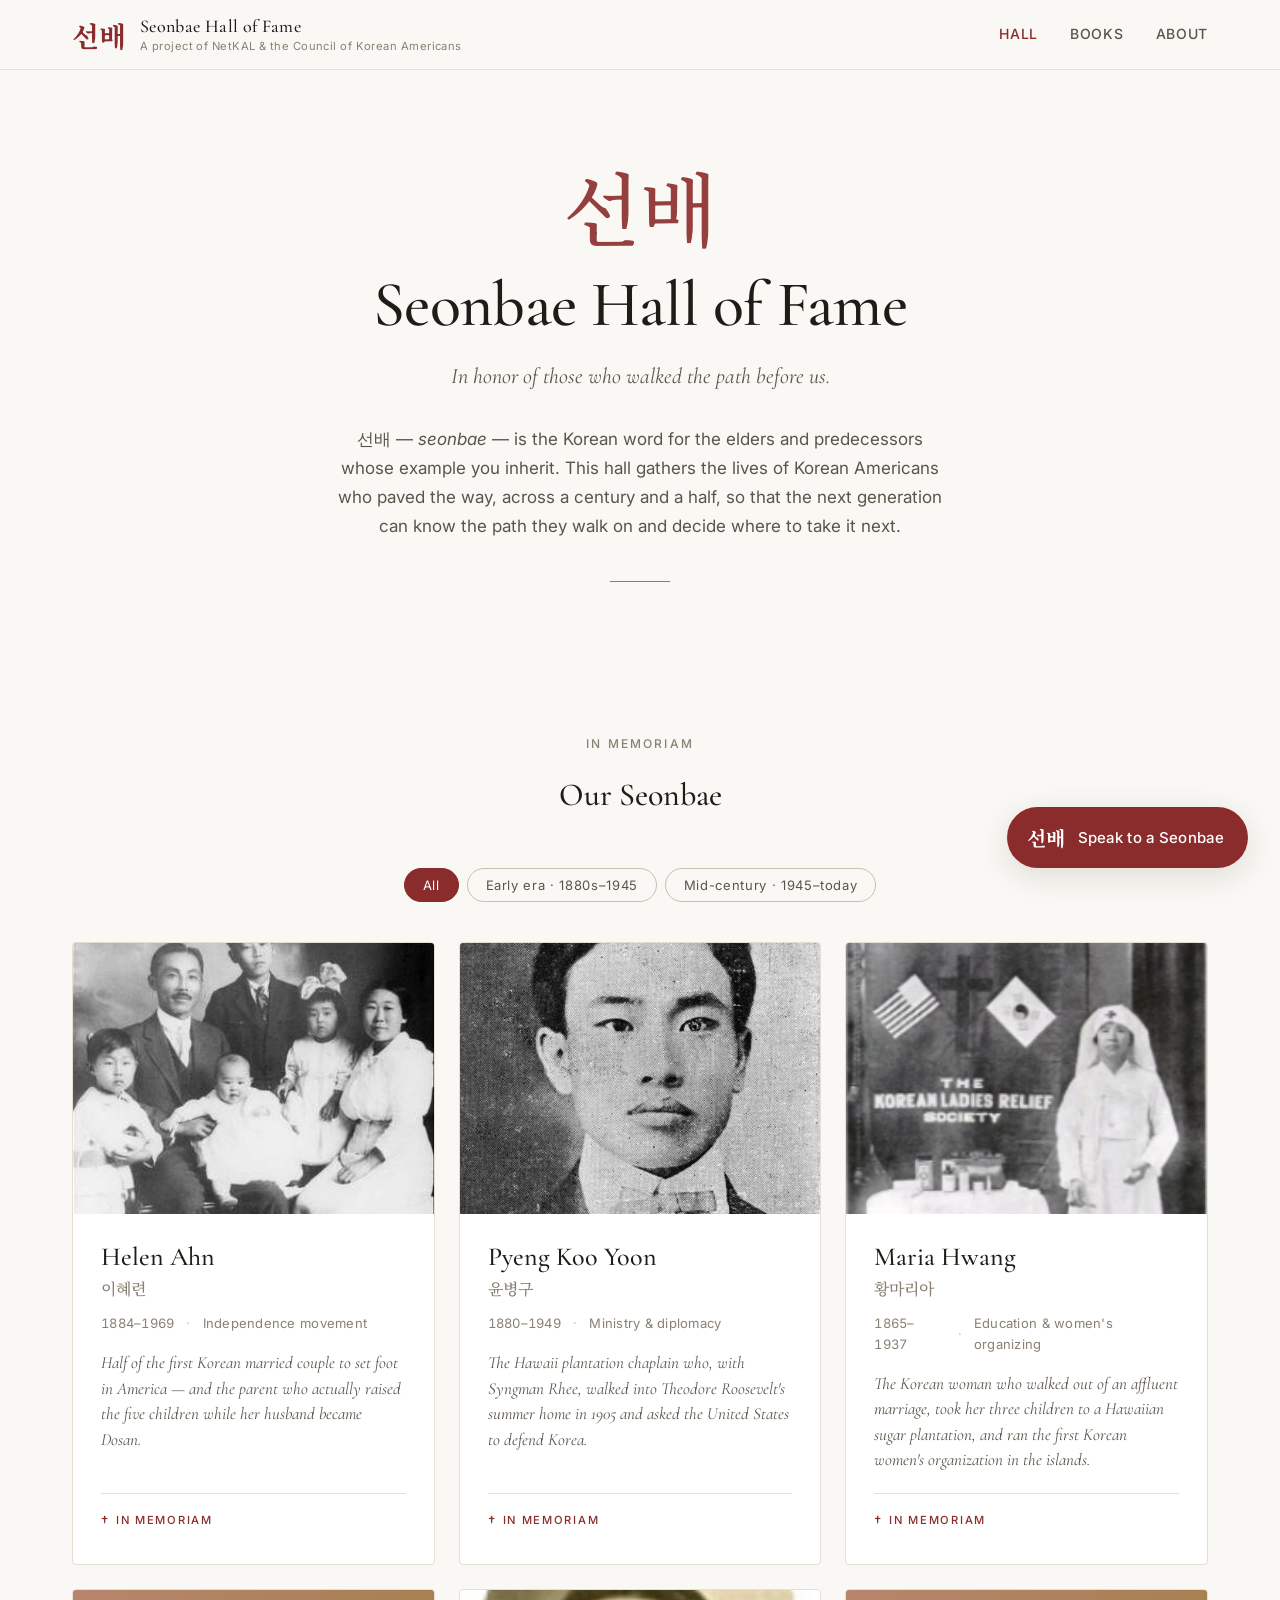
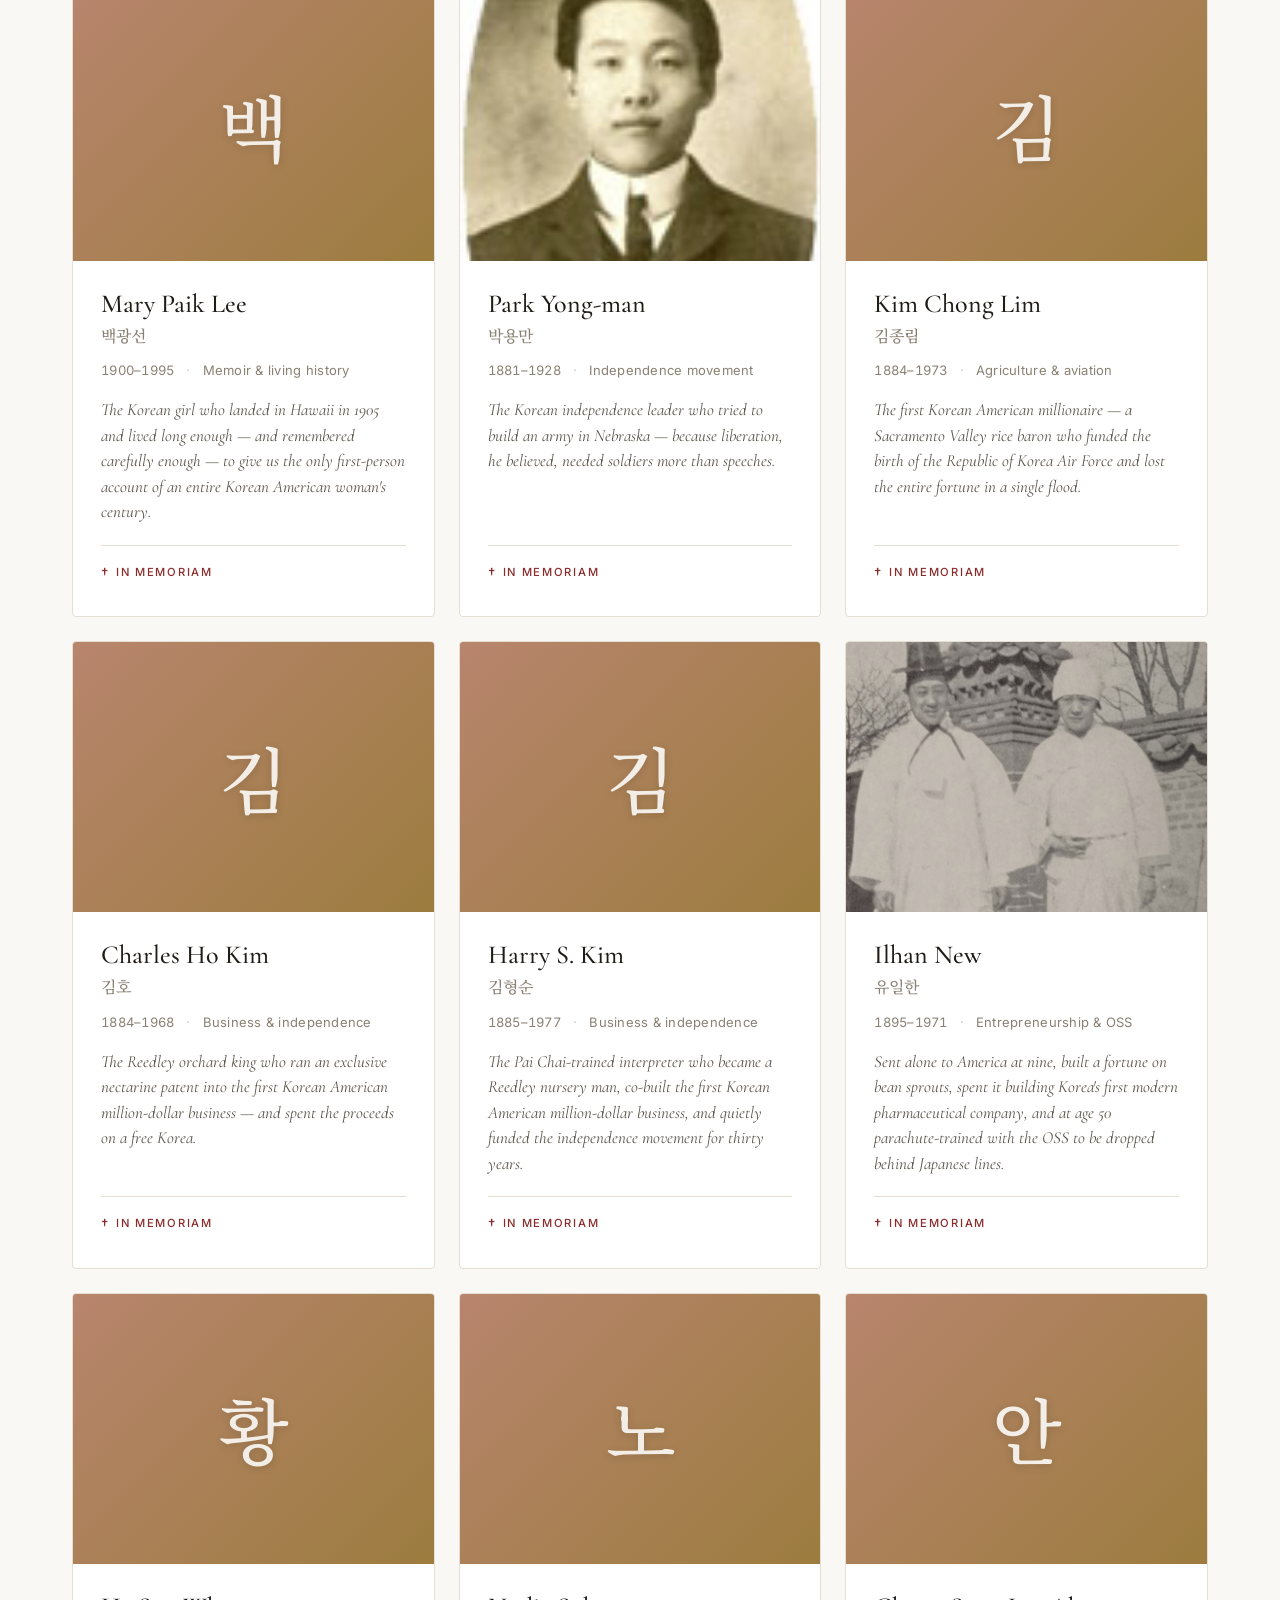
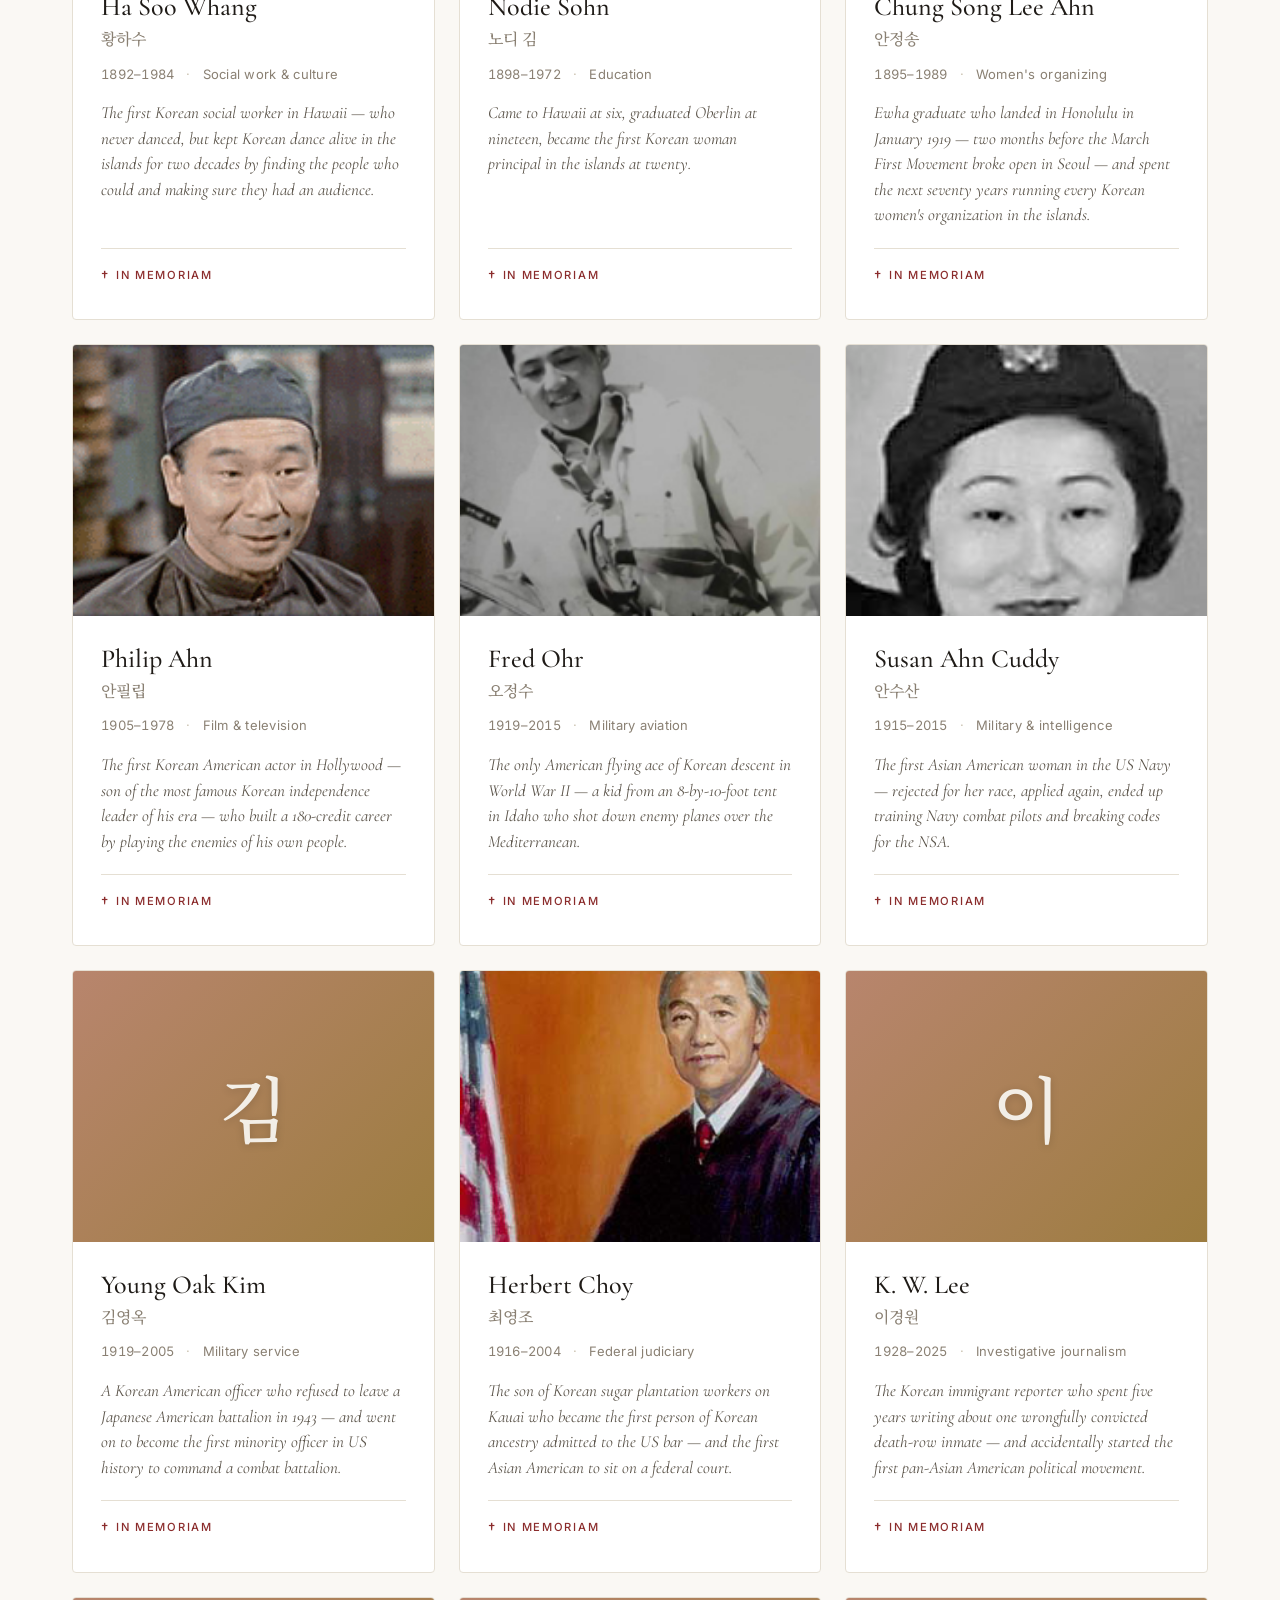
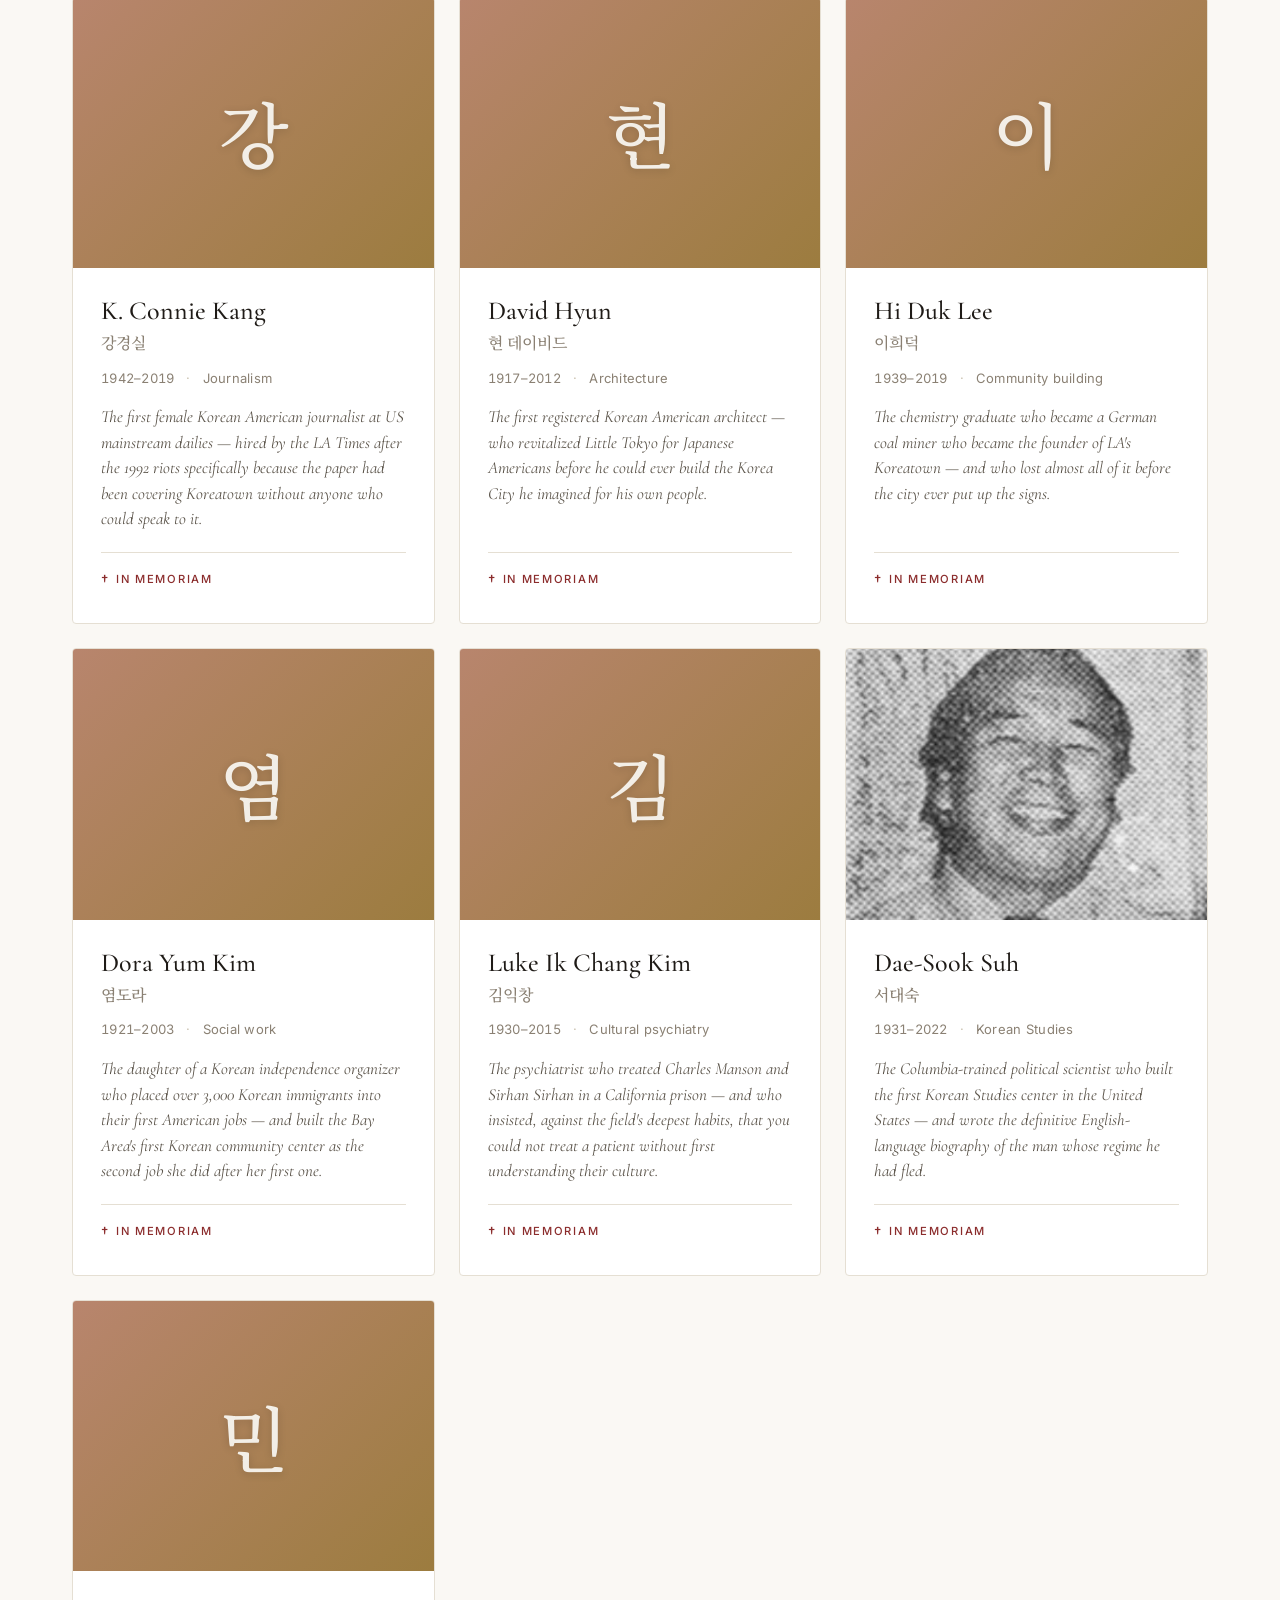
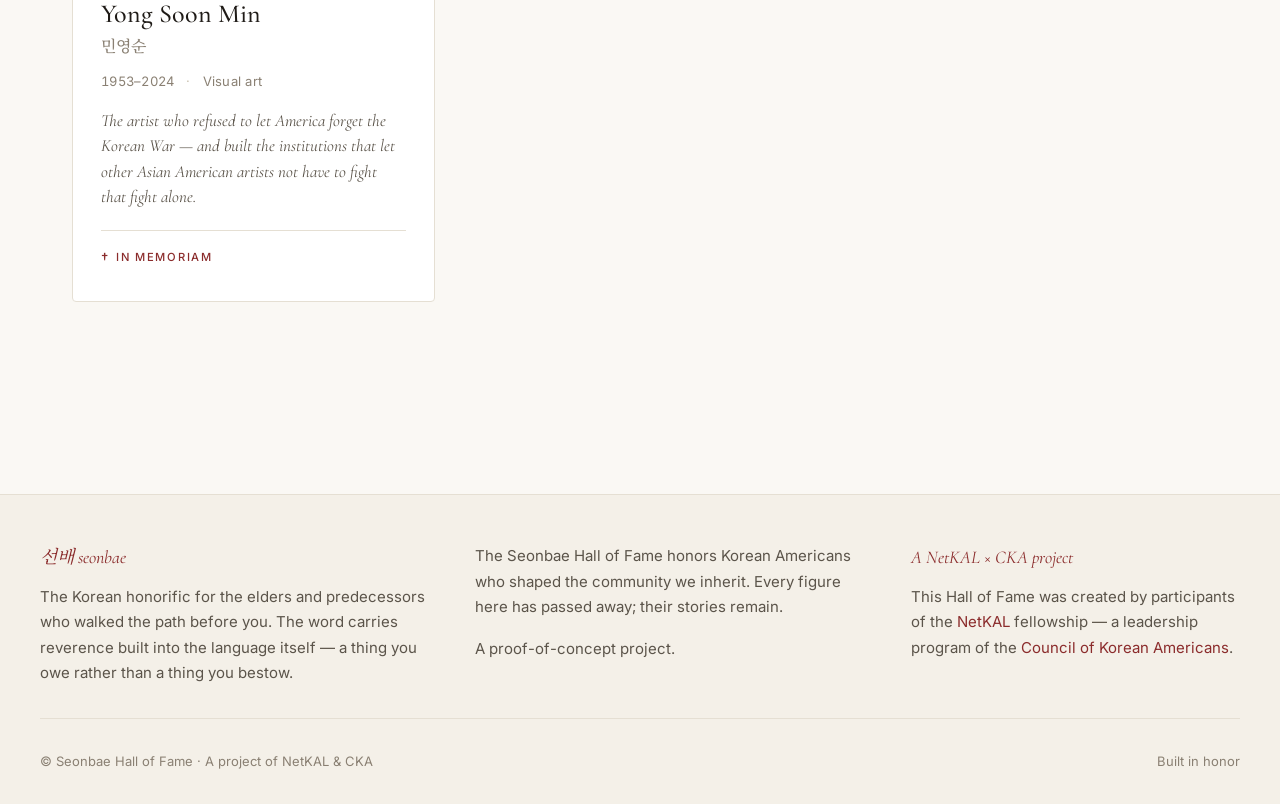
<file: index.html>
<!DOCTYPE html>
<html lang="en">
<head>
  <meta charset="UTF-8" />
  <meta name="viewport" content="width=device-width, initial-scale=1.0" />
  <meta name="description" content="Seonbae Hall of Fame — honoring the Korean Americans who paved the way." />
  <title>Seonbae Hall of Fame</title>
  <link rel="preconnect" href="https://fonts.googleapis.com">
  <link rel="preconnect" href="https://fonts.gstatic.com" crossorigin>
  <link href="https://fonts.googleapis.com/css2?family=Cormorant+Garamond:wght@400;500;600;700&family=Inter:wght@400;500;600&family=Noto+Serif+KR:wght@500;700&display=swap" rel="stylesheet">
  <link rel="stylesheet" href="css/styles.css" />
</head>
<body>
  <header class="site-header">
    <div class="header-inner">
      <div class="brand">
        <span class="brand-mark">선배</span>
        <div class="brand-text">
          <div class="brand-name"><a href="index.html">Seonbae Hall of Fame</a></div>
          <div class="brand-attribution">A project of <a href="https://councilka.org" target="_blank" rel="noopener">NetKAL</a> &amp; the <a href="https://councilka.org" target="_blank" rel="noopener">Council of Korean Americans</a></div>
        </div>
      </div>
      <nav class="nav">
        <a href="index.html" class="active">Hall</a>
        <a href="books.html">Books</a>
        <a href="#about">About</a>
      </nav>
    </div>
  </header>

  <main>
    <section class="hero">
      <div class="hero-mark">선배</div>
      <h1 class="hero-title">Seonbae Hall of Fame</h1>
      <p class="hero-subtitle">In honor of those who walked the path before us.</p>
      <p class="hero-intro">
        선배 — <em>seonbae</em> — is the Korean word for the elders and predecessors whose example you inherit. This hall gathers the lives of Korean Americans who paved the way, across a century and a half, so that the next generation can know the path they walk on and decide where to take it next.
      </p>
      <hr class="hero-divider" />
    </section>

    <section class="section" id="hall">
      <div class="section-label">In memoriam</div>
      <h2 class="section-title">Our Seonbae</h2>

      <div class="filters">
        <button class="filter-btn active" data-filter="all">All</button>
        <button class="filter-btn" data-filter="early">Early era · 1880s–1945</button>
        <button class="filter-btn" data-filter="mid">Mid-century · 1945–today</button>
      </div>

      <div class="profile-grid" id="profile-grid"></div>
    </section>
  </main>

  <footer class="site-footer" id="about">
    <div class="footer-inner">
      <div>
        <div class="footer-meaning">선배 <em>seonbae</em></div>
        <p class="footer-about">
          The Korean honorific for the elders and predecessors who walked the path before you. The word carries reverence built into the language itself — a thing you owe rather than a thing you bestow.
        </p>
      </div>
      <div>
        <p class="footer-about">
          The Seonbae Hall of Fame honors Korean Americans who shaped the community we inherit. Every figure here has passed away; their stories remain.
        </p>
        <p class="footer-about" style="margin-top: 1rem;">
          A proof-of-concept project.
        </p>
      </div>
      <div>
        <div class="footer-meaning">A NetKAL × CKA project</div>
        <p class="footer-about">
          This Hall of Fame was created by participants of the <a href="https://councilka.org" target="_blank" rel="noopener">NetKAL</a> fellowship — a leadership program of the <a href="https://councilka.org" target="_blank" rel="noopener">Council of Korean Americans</a>.
        </p>
      </div>
    </div>
    <div class="footer-bottom">
      <span>© Seonbae Hall of Fame · A project of NetKAL &amp; CKA</span>
      <span>Built in honor</span>
    </div>
  </footer>

  <script src="js/dom.js"></script>
  <script src="js/profiles-data.js"></script>
  <script src="js/chat-data.js"></script>
  <script src="js/main.js"></script>
  <script src="js/chat.js"></script>
</body>
</html>
</file>
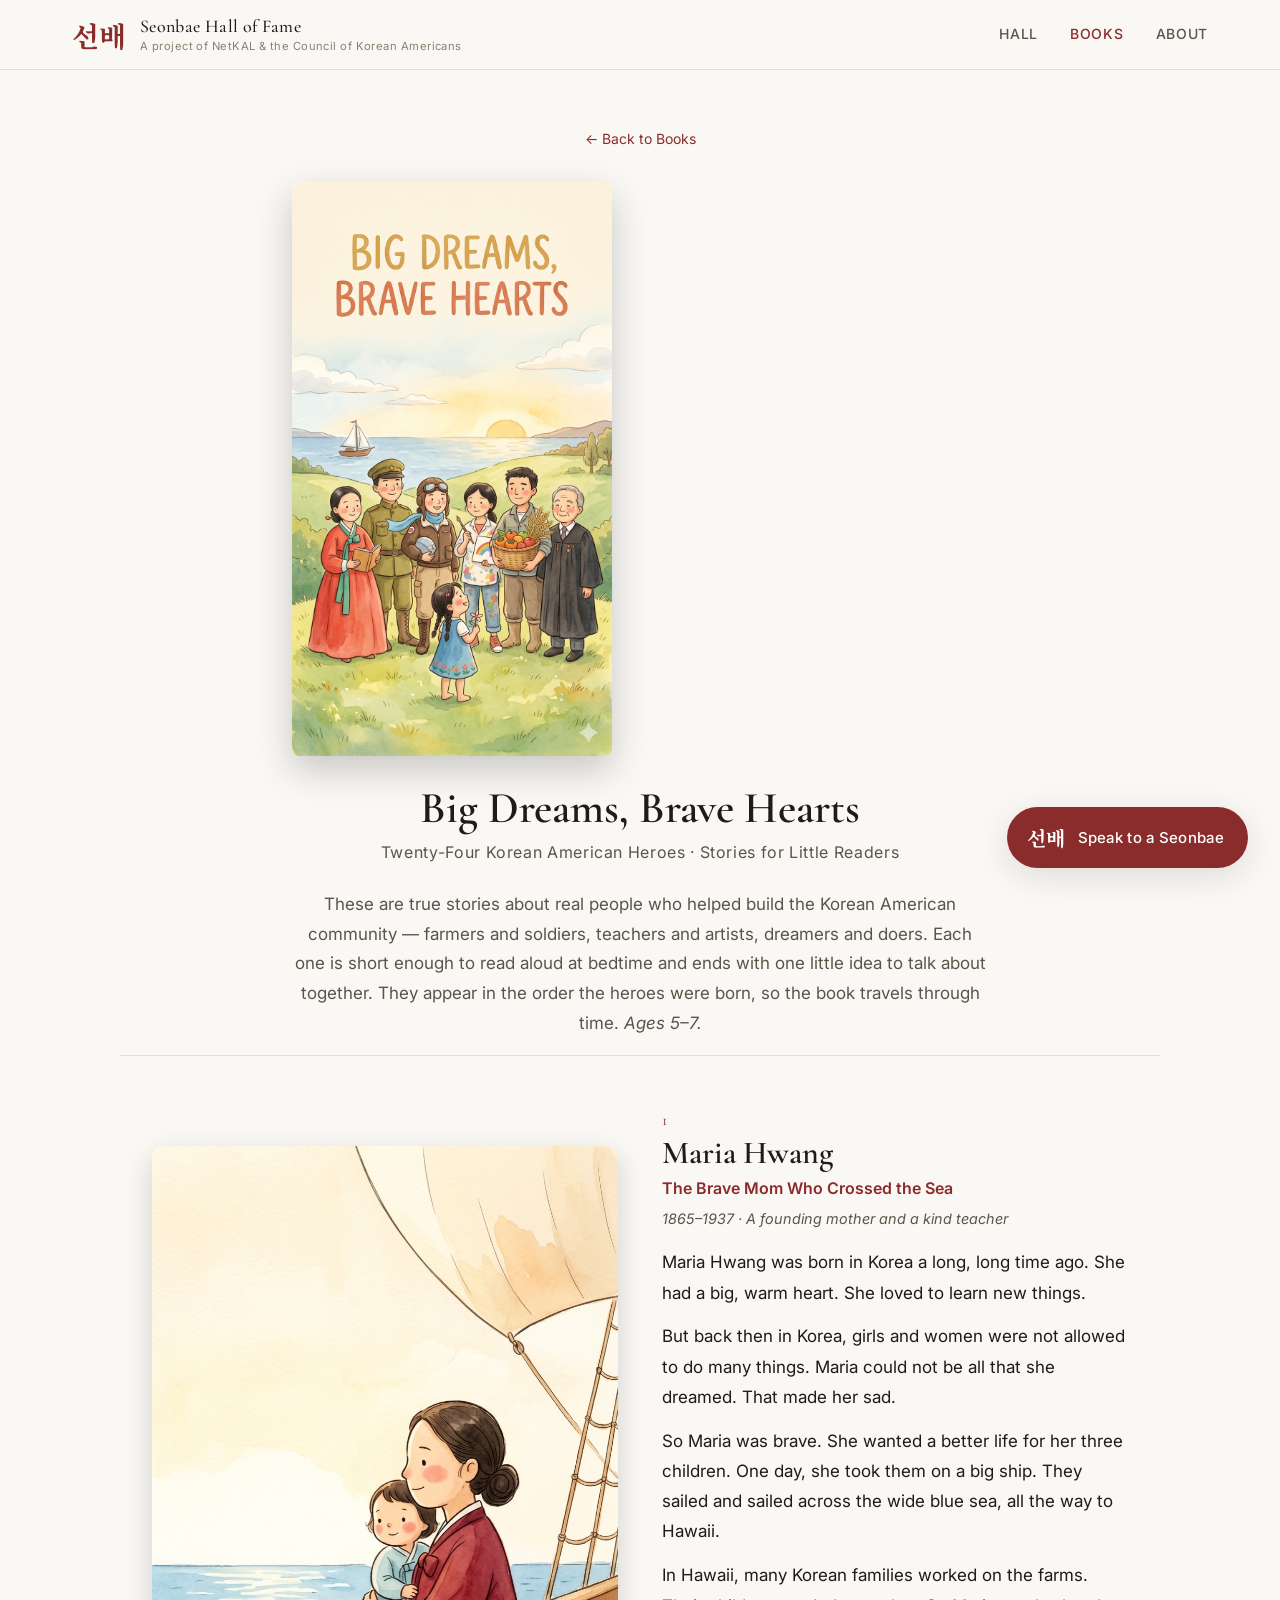
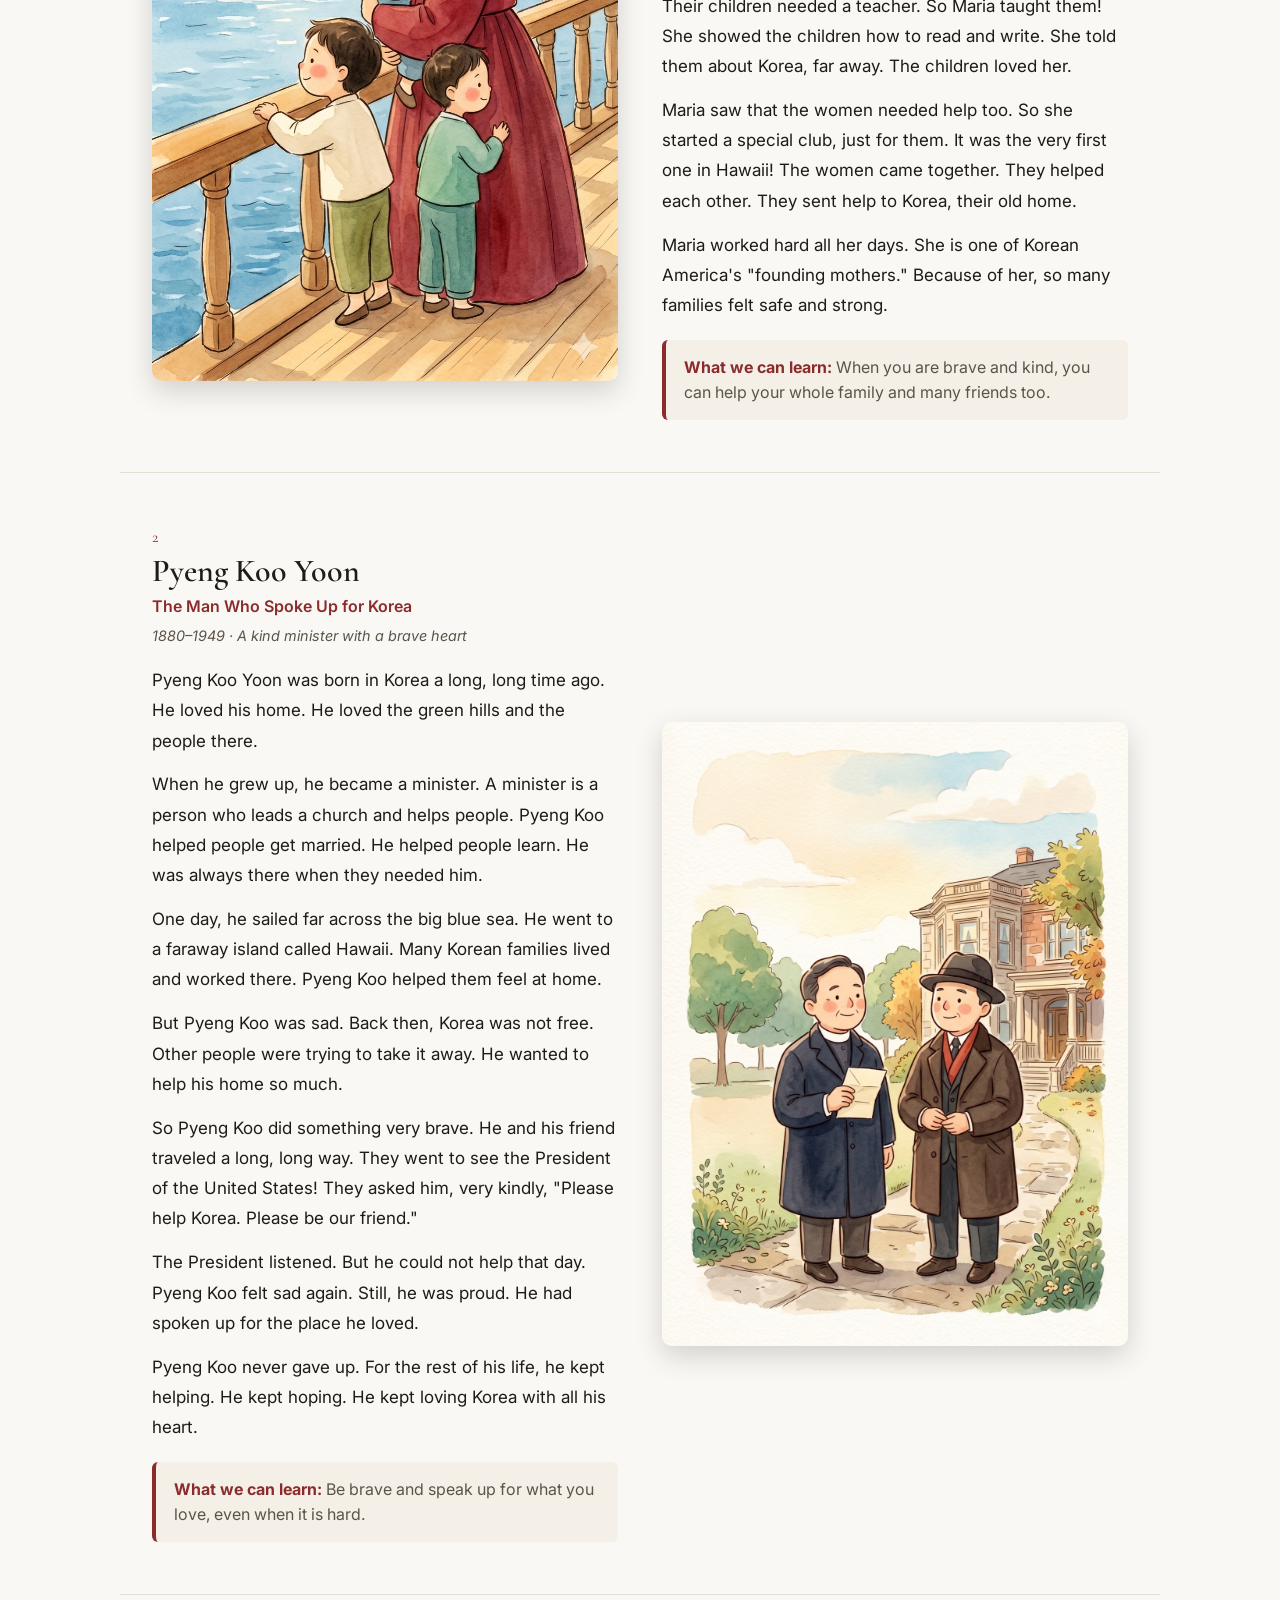
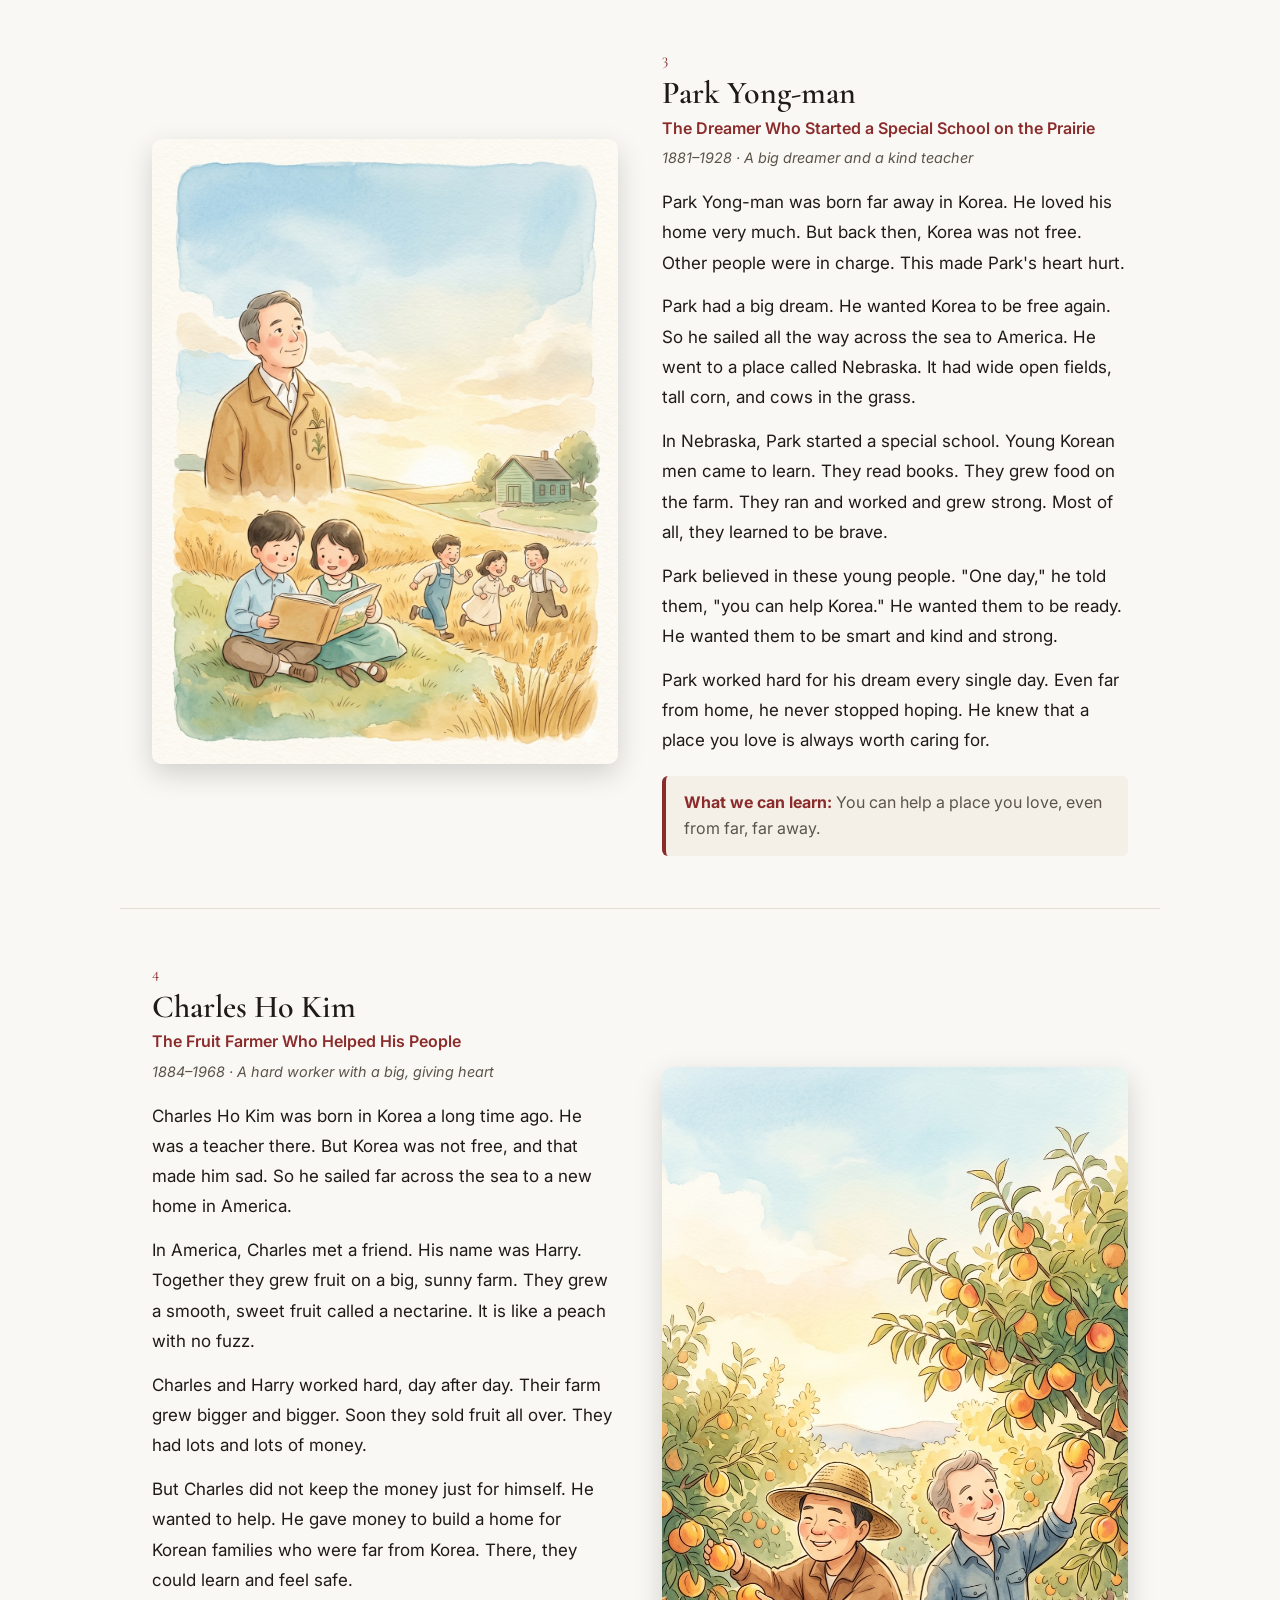
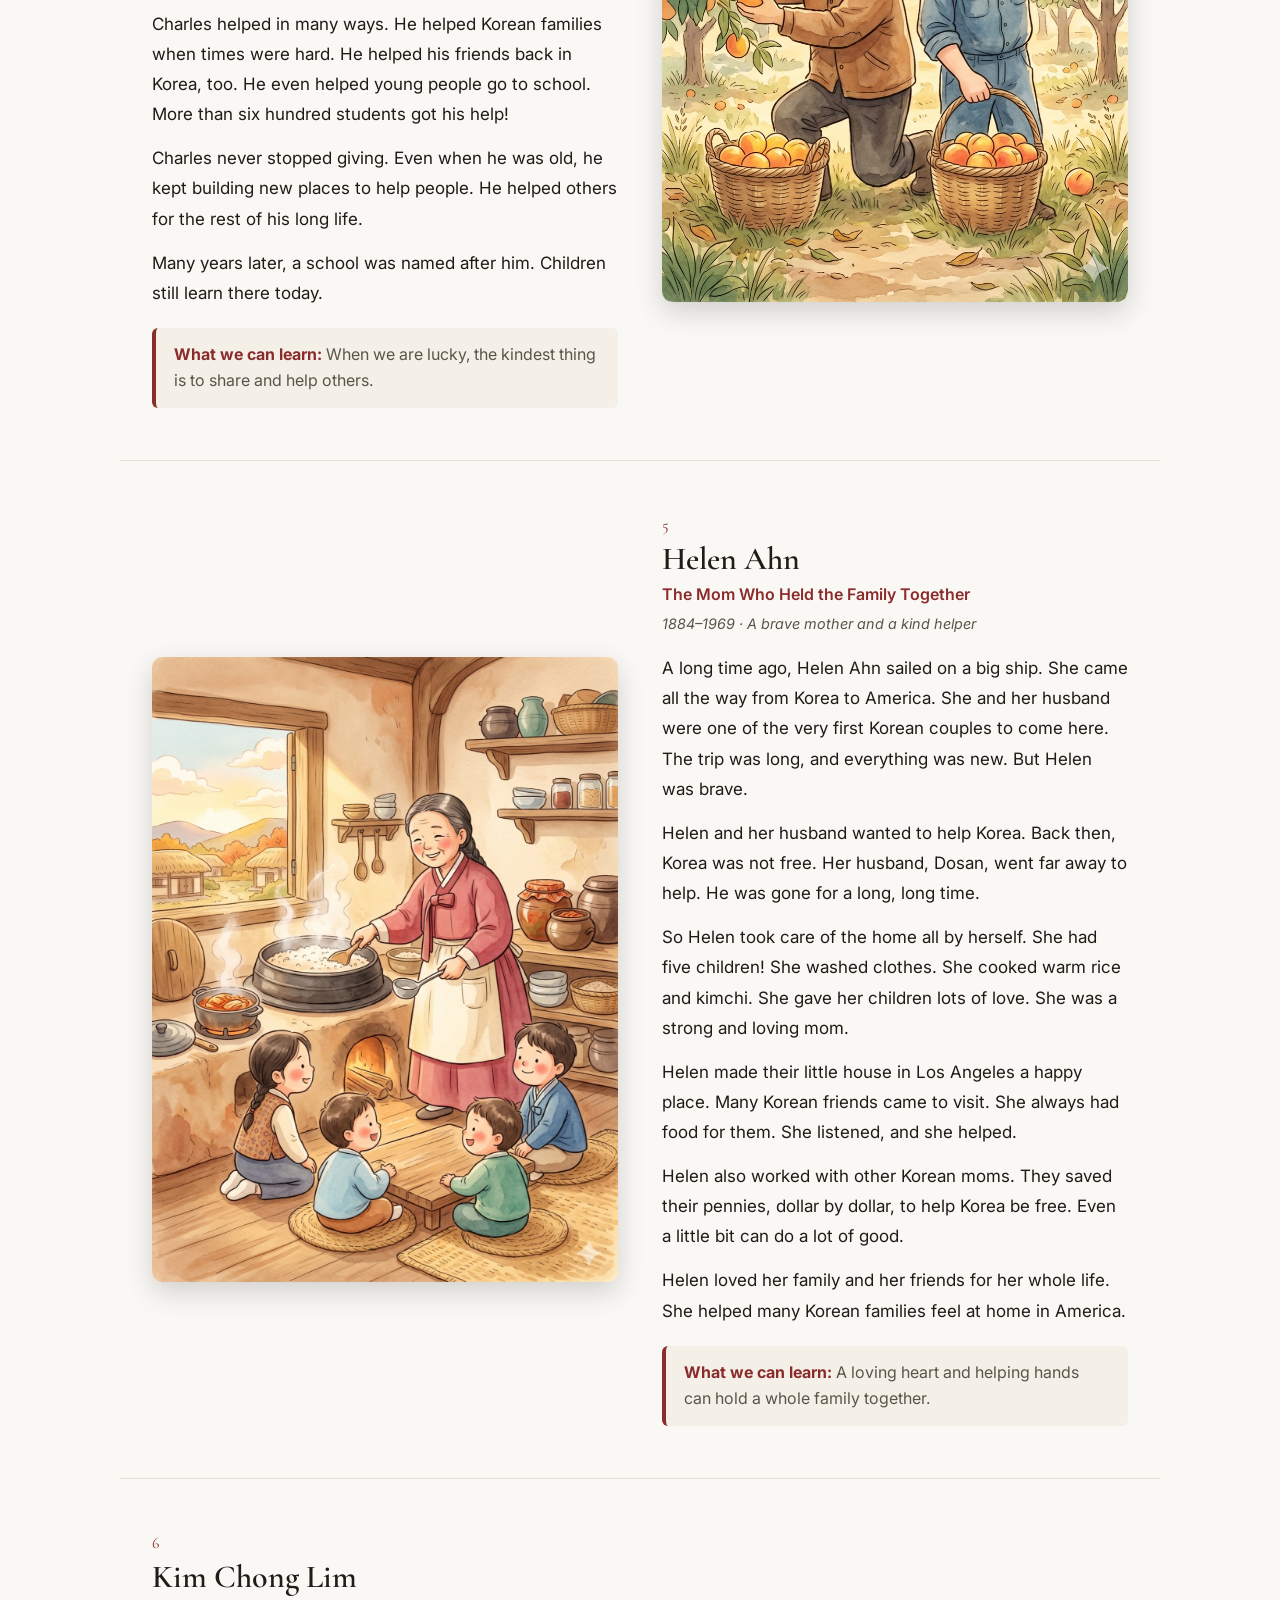
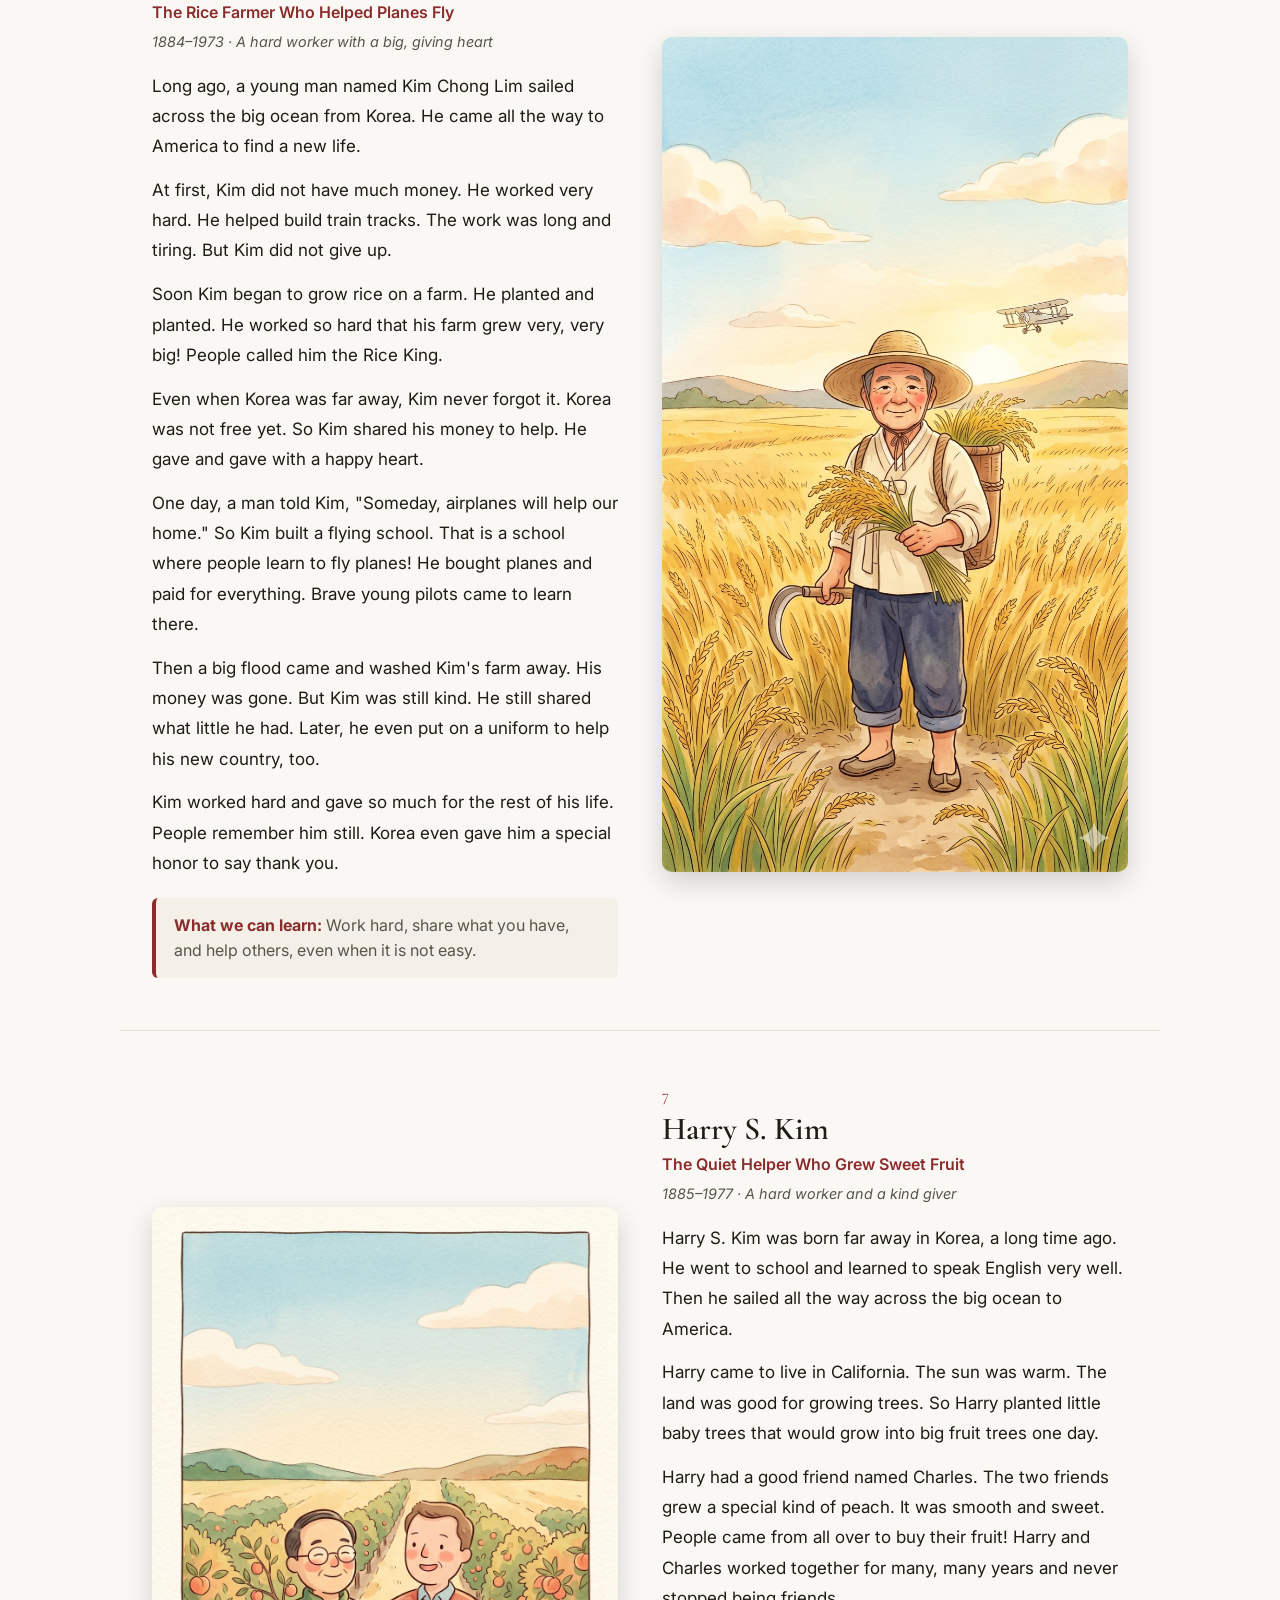
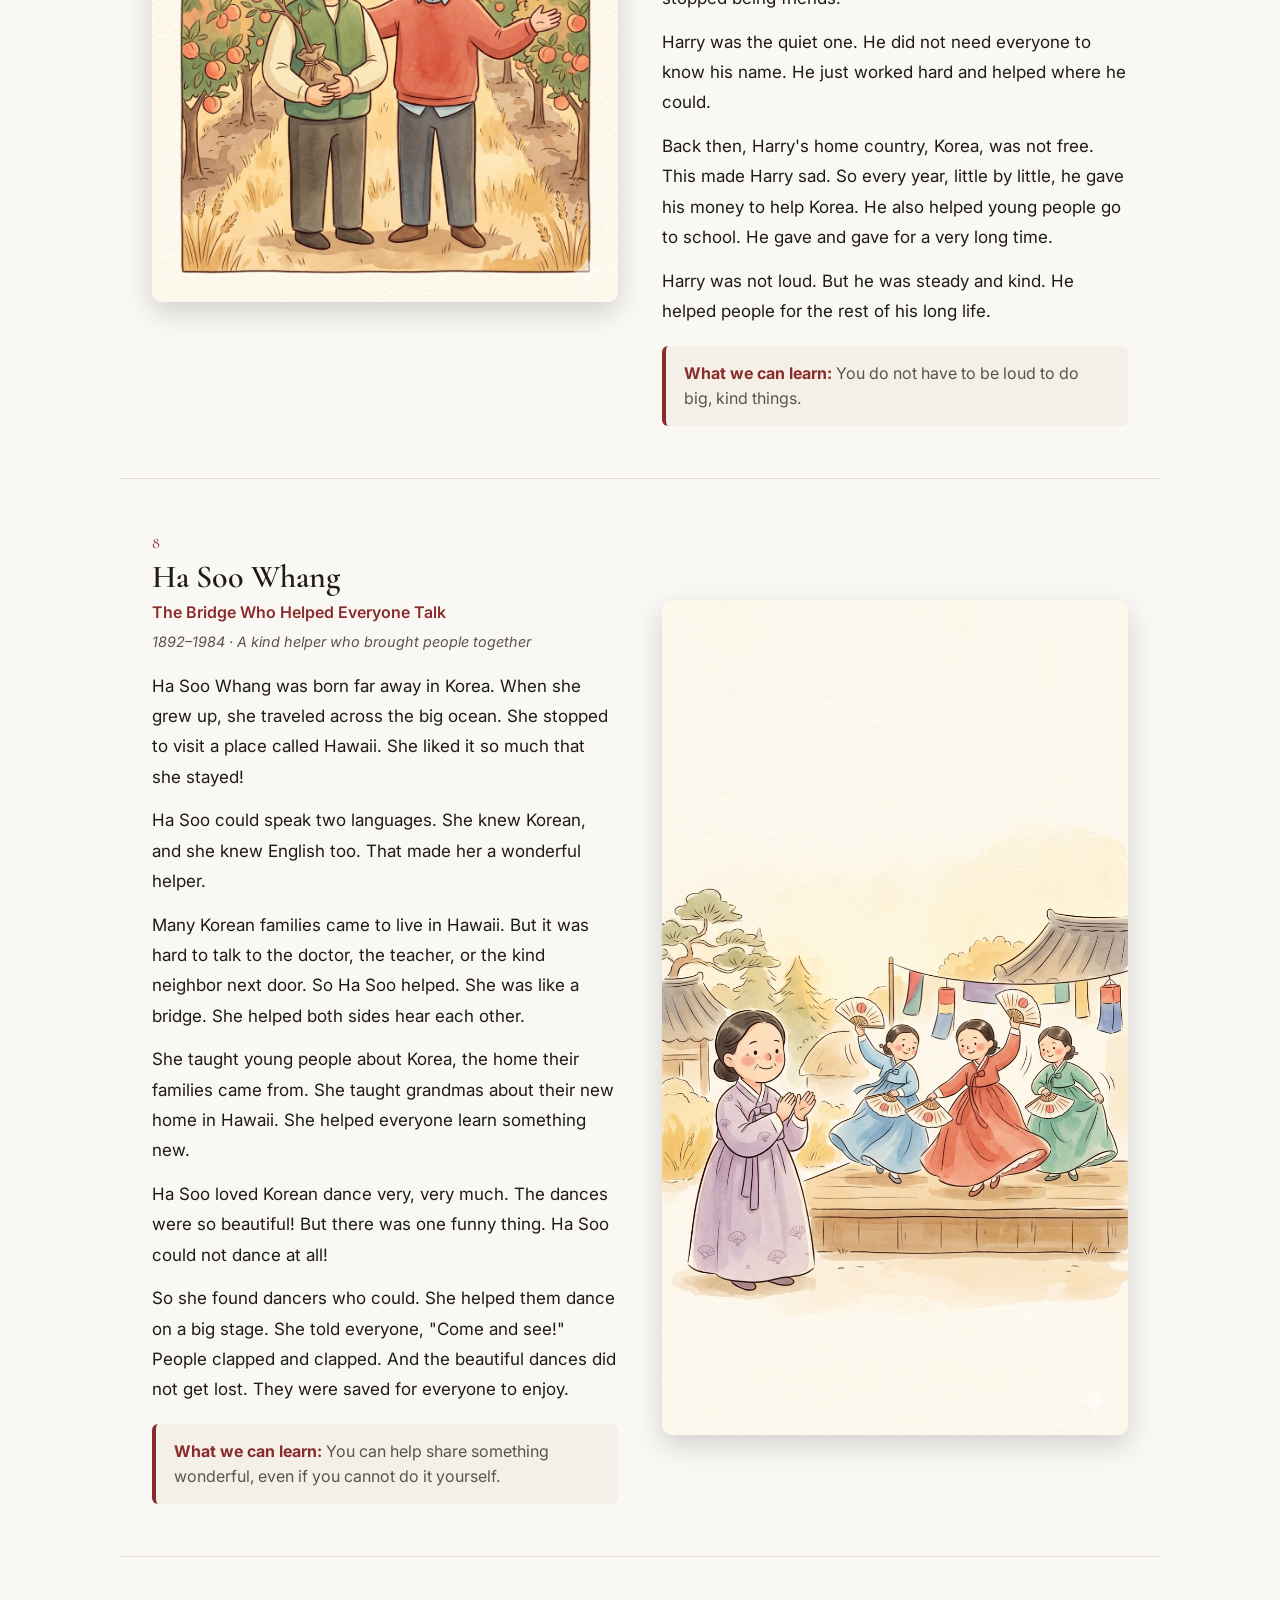
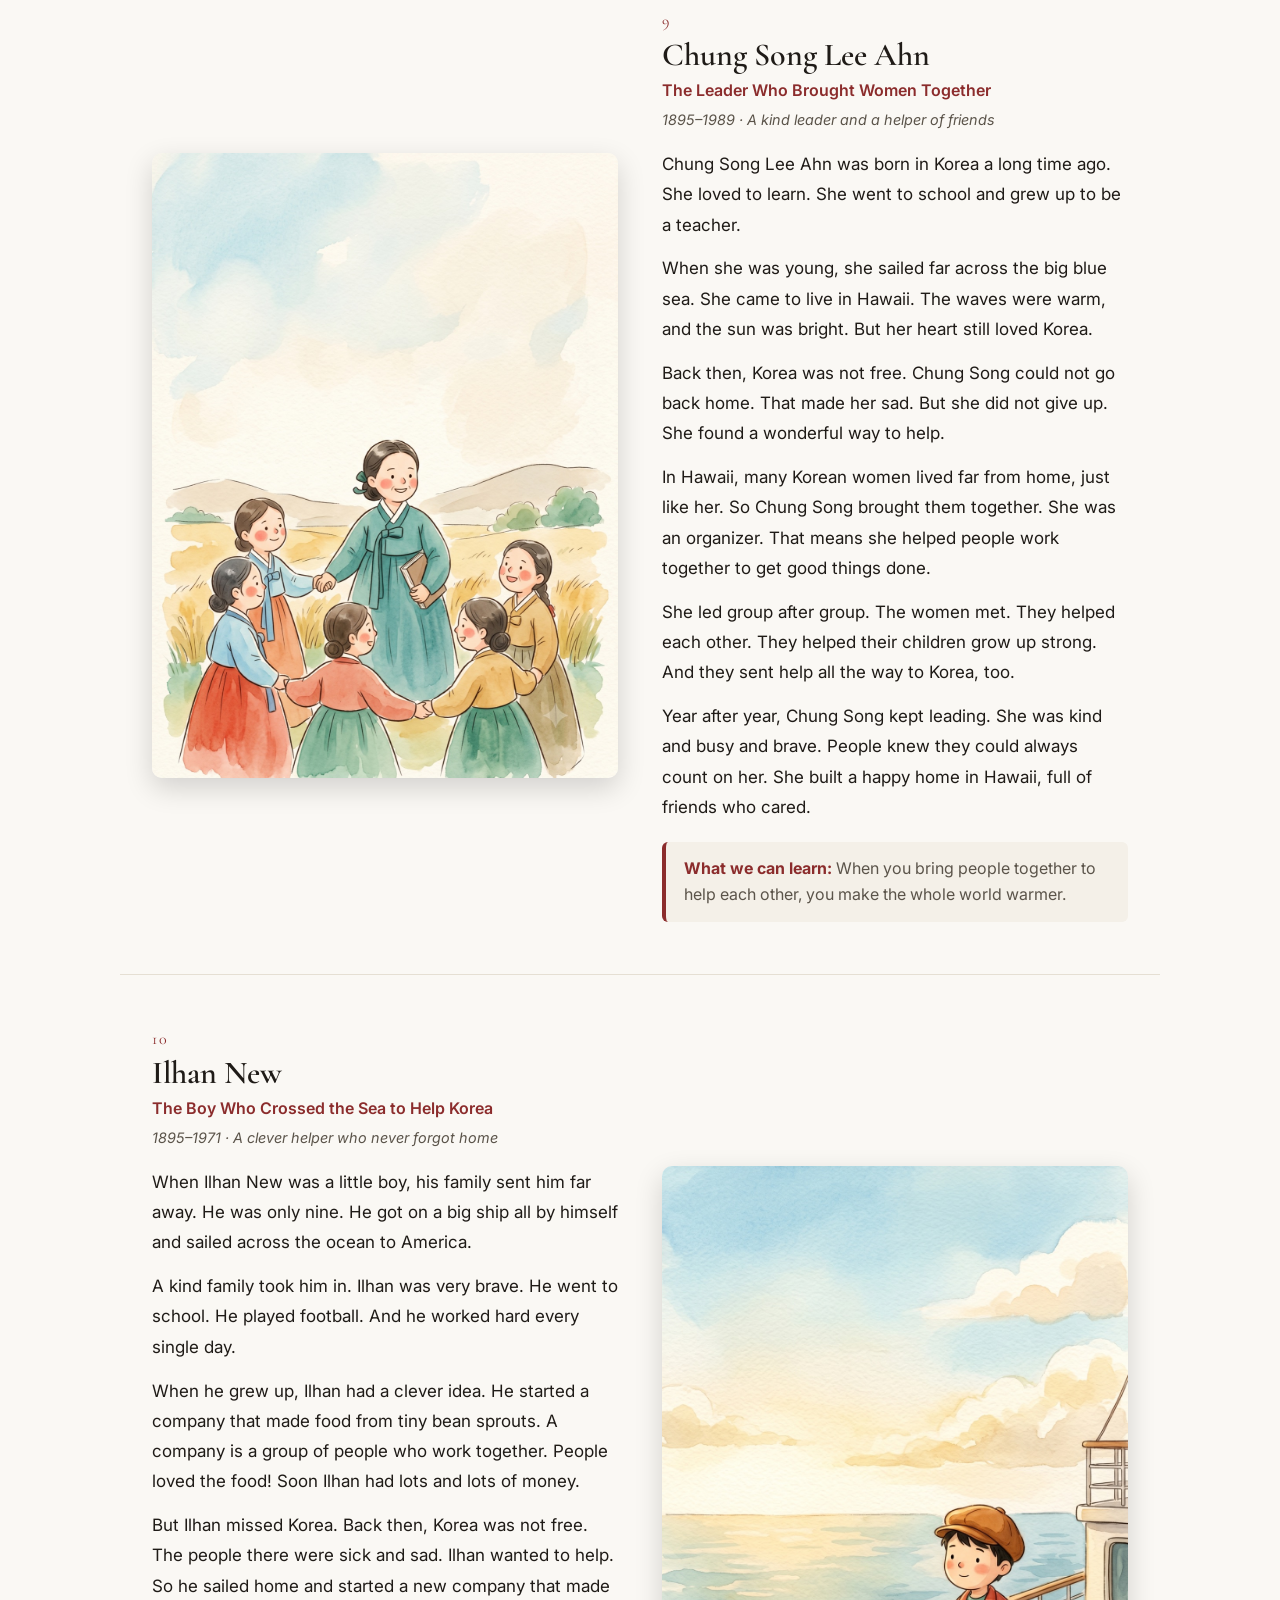
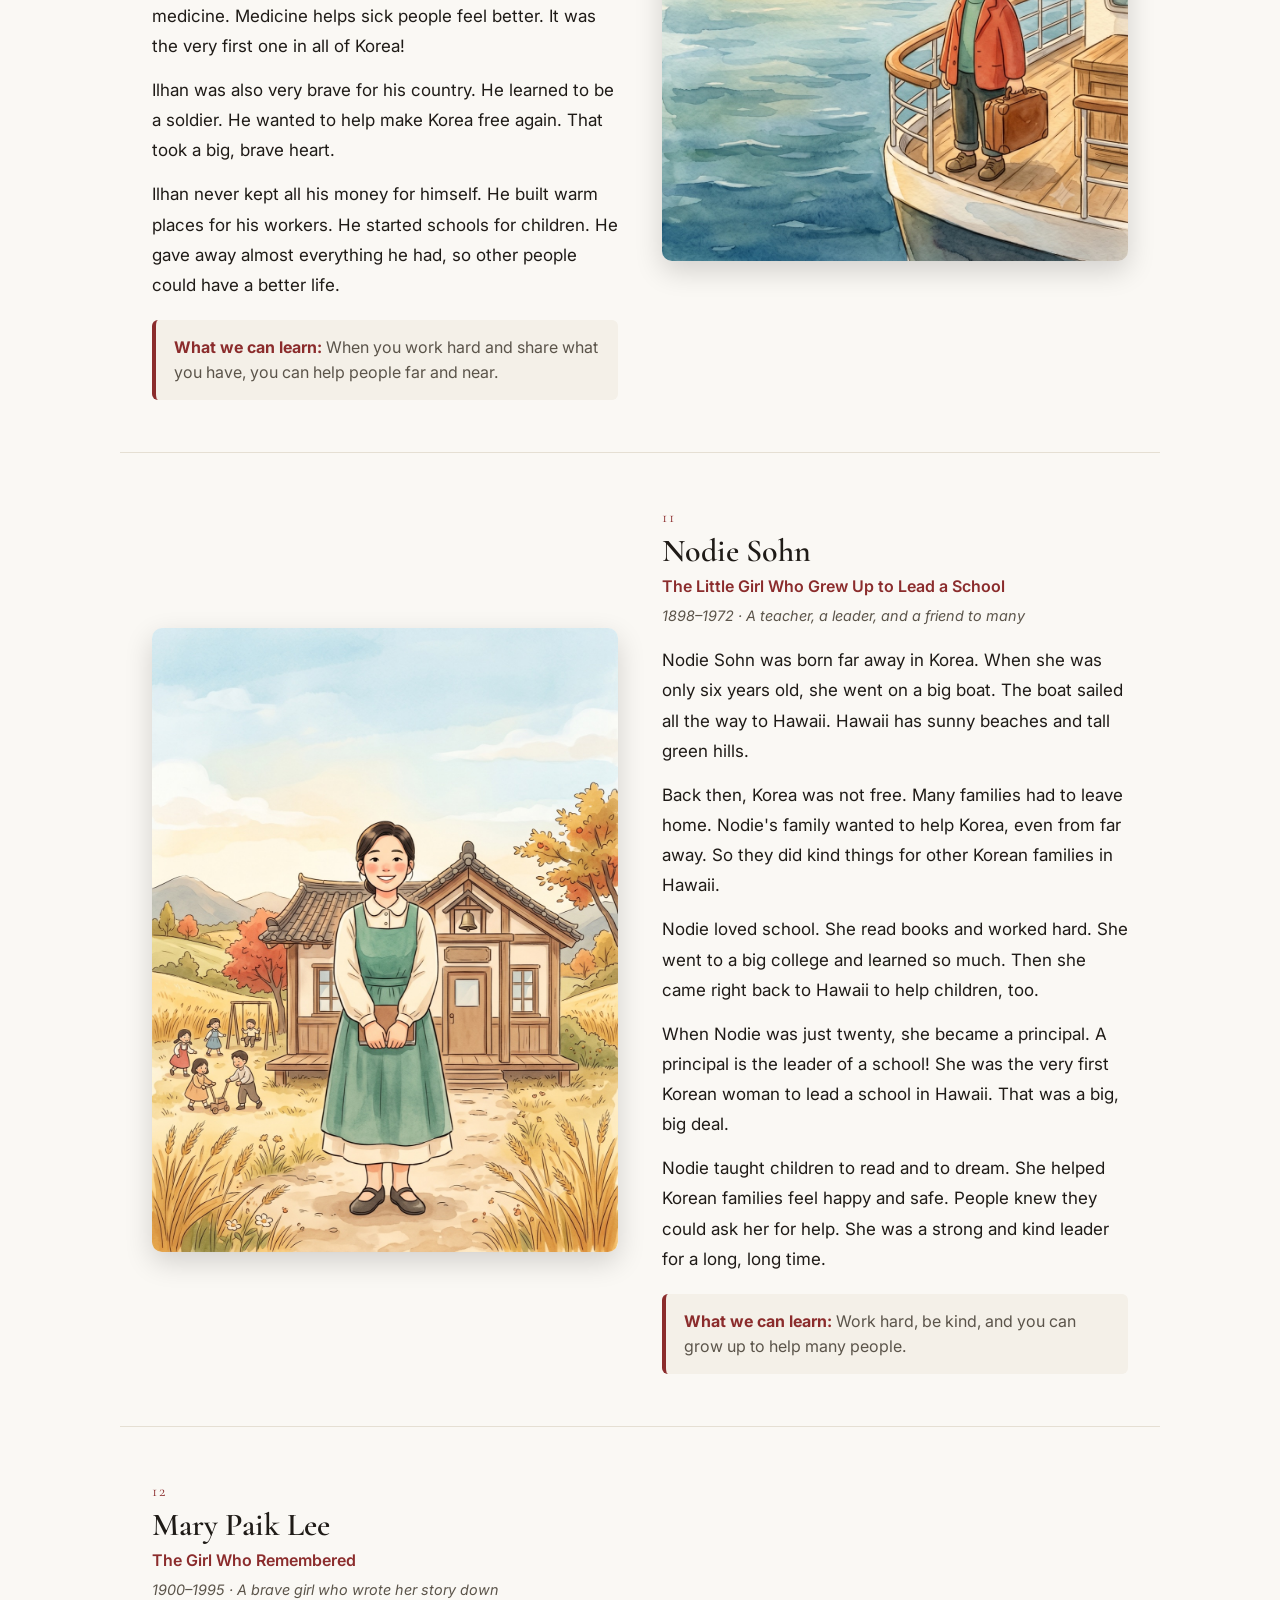
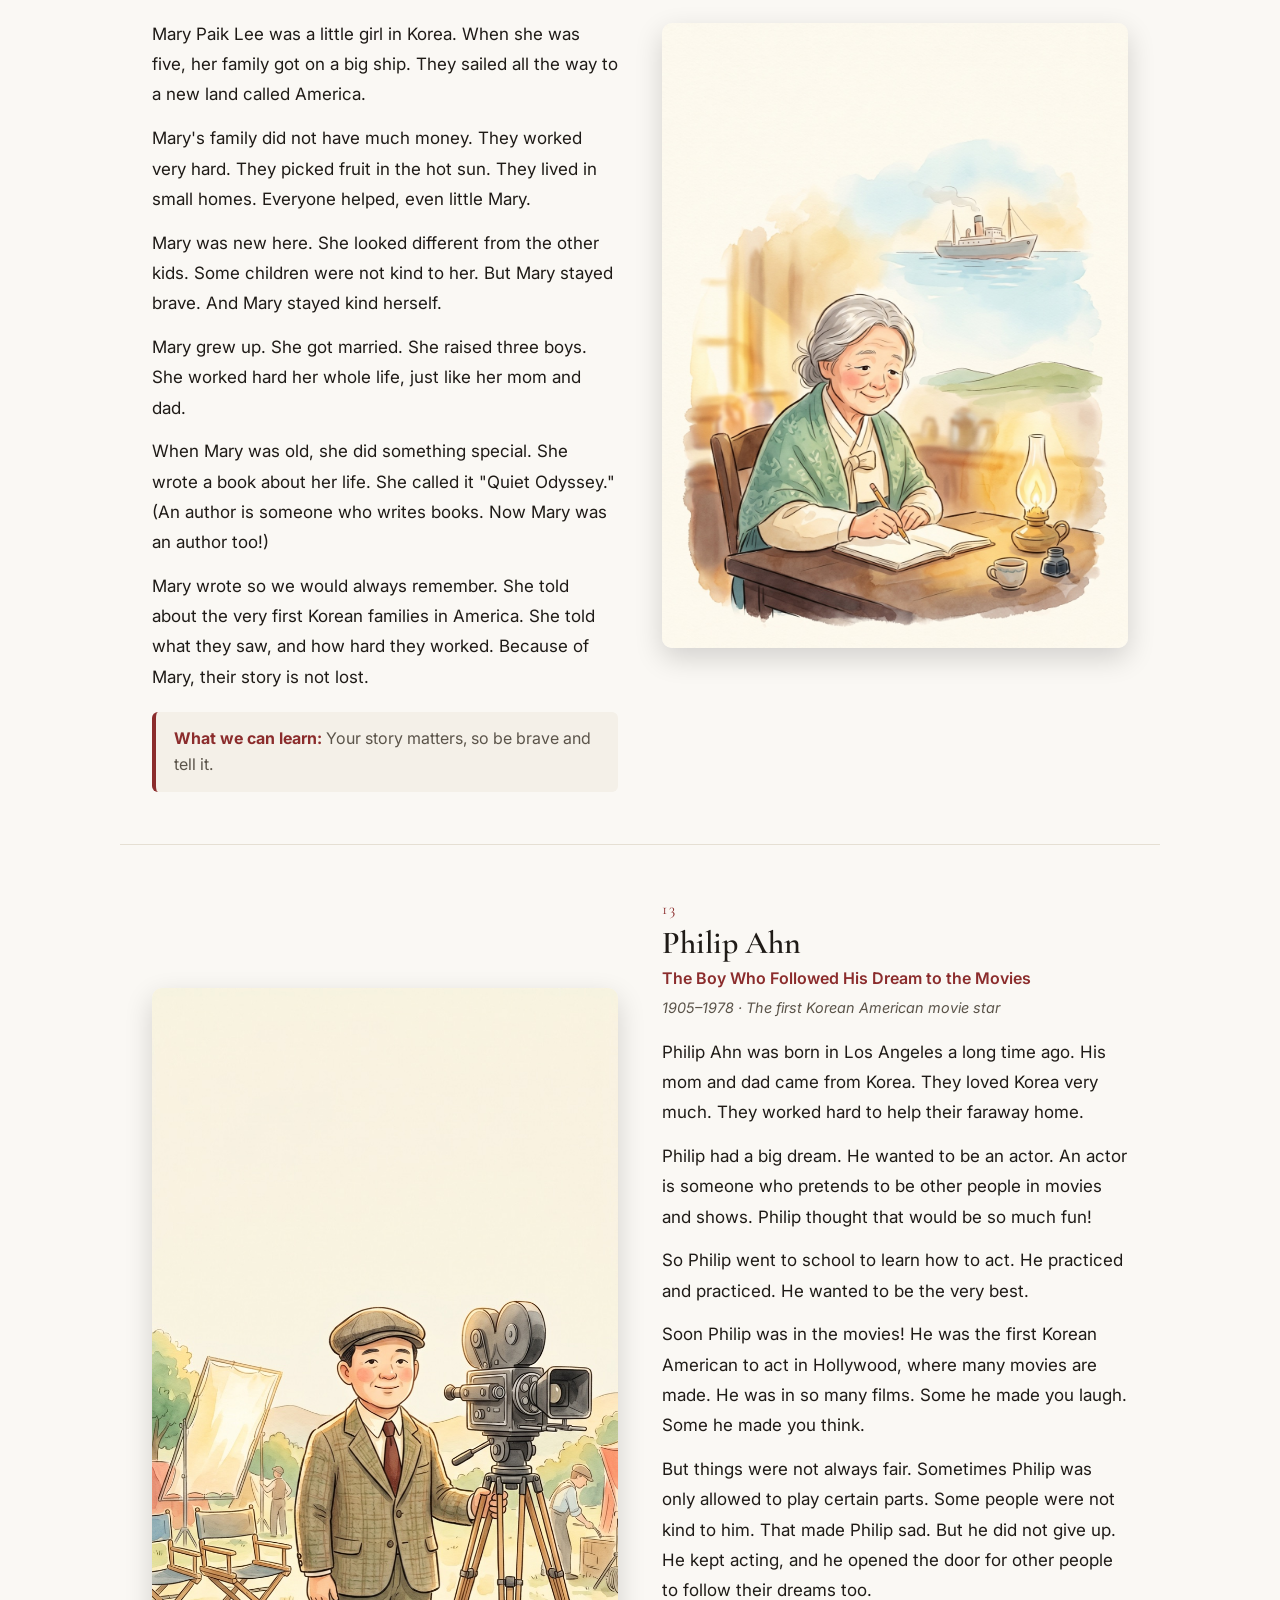
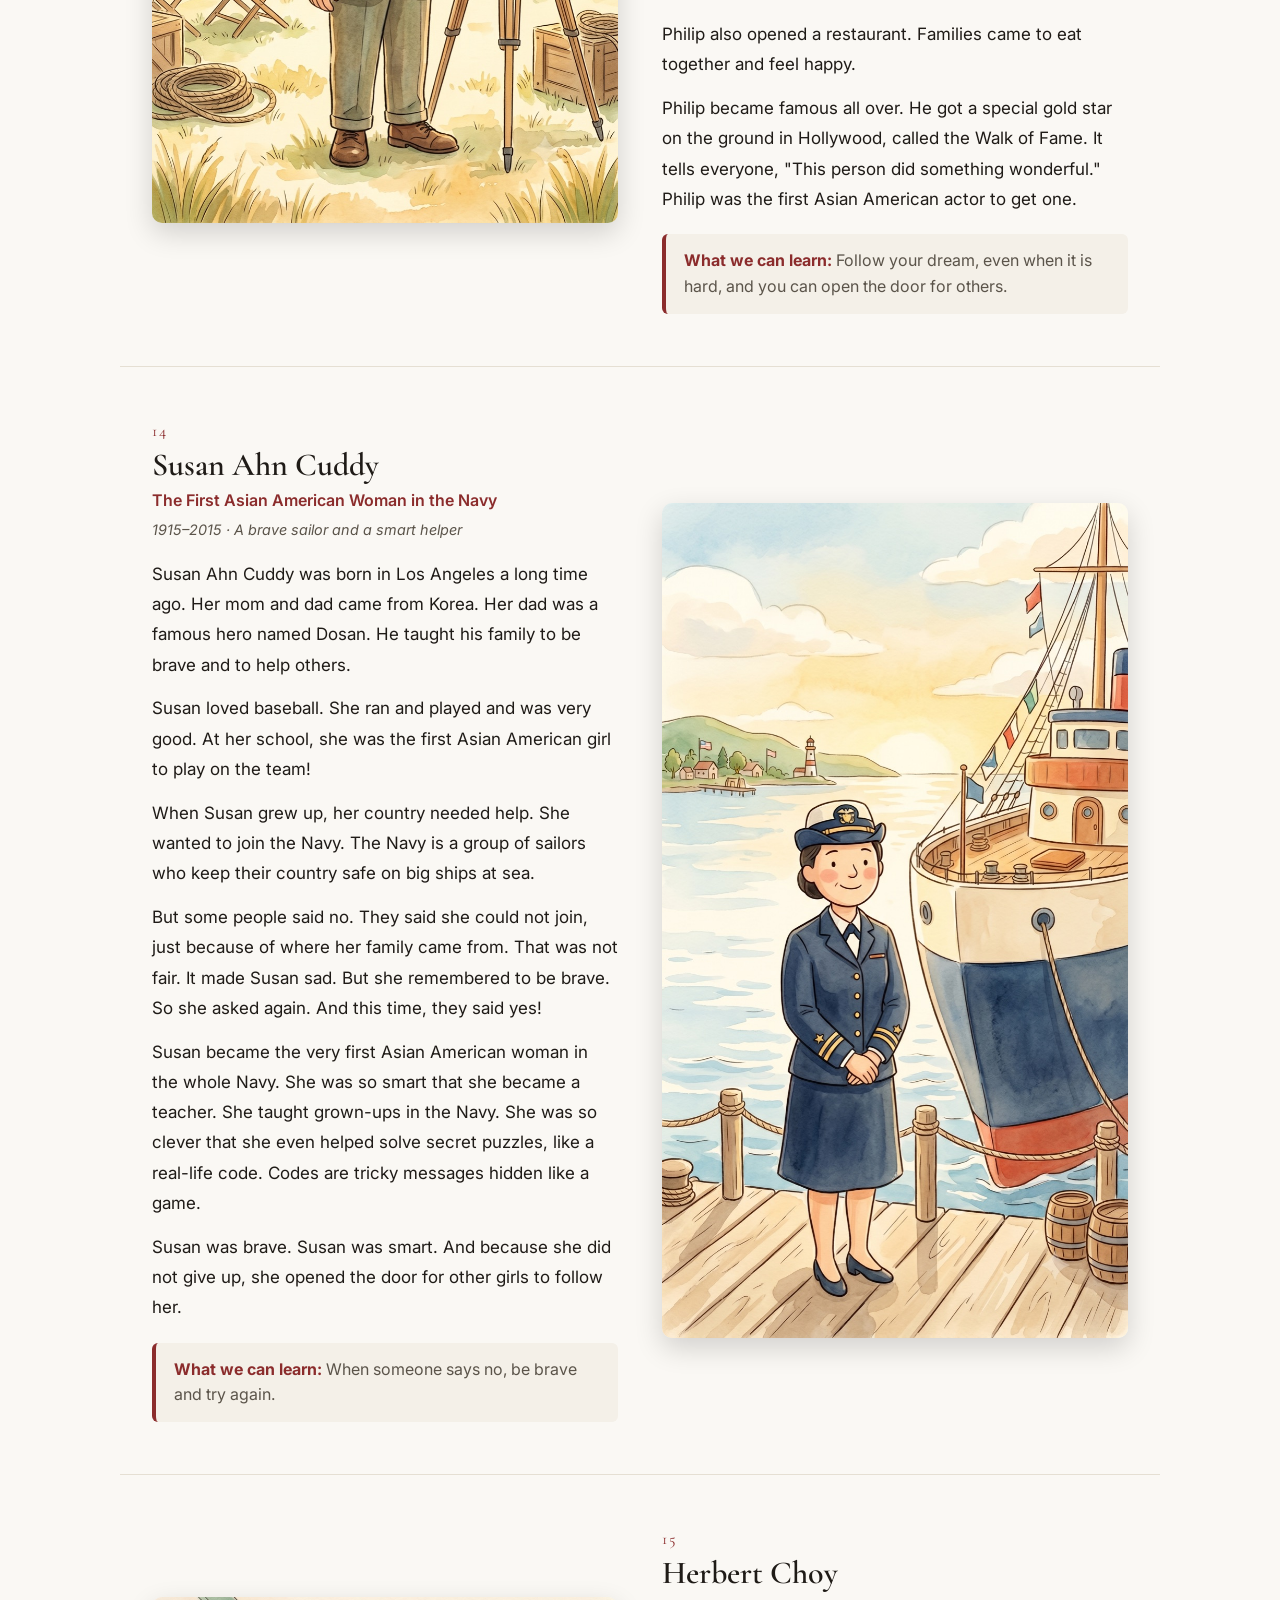
<file: book.html>
<!DOCTYPE html>
<html lang="en"><head><meta charset="UTF-8" />
<meta name="viewport" content="width=device-width, initial-scale=1.0" />
<title>Big Dreams, Brave Hearts &mdash; Seonbae Hall of Fame</title>
<link rel="preconnect" href="https://fonts.googleapis.com"><link rel="preconnect" href="https://fonts.gstatic.com" crossorigin>
<link href="https://fonts.googleapis.com/css2?family=Cormorant+Garamond:wght@400;500;600;700&family=Inter:wght@400;500;600&family=Noto+Serif+KR:wght@500;700&display=swap" rel="stylesheet">
<link rel="stylesheet" href="css/styles.css" /></head><body>
  <header class="site-header">
    <div class="header-inner">
      <div class="brand">
        <span class="brand-mark">선배</span>
        <div class="brand-text">
          <div class="brand-name"><a href="index.html">Seonbae Hall of Fame</a></div>
          <div class="brand-attribution">A project of <a href="https://councilka.org" target="_blank" rel="noopener">NetKAL</a> &amp; the <a href="https://councilka.org" target="_blank" rel="noopener">Council of Korean Americans</a></div>
        </div>
      </div>
      <nav class="nav">
        <a href="index.html">Hall</a>
        <a href="books.html" class="active">Books</a>
        <a href="index.html#about">About</a>
      </nav>
    </div>
  </header>
<main>
<section class="cbook-intro">
<a class="cbook-back" href="books.html">&larr; Back to Books</a>
<img class="cbook-cover" src="images/childrens-book/cover.jpg" alt="Big Dreams, Brave Hearts &mdash; cover" />
<h1 class="cbook-h1">Big Dreams, Brave Hearts</h1>
<p class="cbook-tagline">Twenty-Four Korean American Heroes &middot; Stories for Little Readers</p>
<p class="cbook-lede">These are true stories about real people who helped build the Korean American community &mdash; farmers and soldiers, teachers and artists, dreamers and doers. Each one is short enough to read aloud at bedtime and ends with one little idea to talk about together. They appear in the order the heroes were born, so the book travels through time. <em>Ages 5&ndash;7.</em></p>
</section>
<article class="cbook-story" id="maria-hwang">
<div class="cbook-illus"><img src="images/childrens-book/maria-hwang.jpg" alt="Maria Hwang" loading="lazy" /></div>
<div class="cbook-text"><div class="cbook-num">1</div><h2 class="cbook-name">Maria Hwang</h2><p class="cbook-sub">The Brave Mom Who Crossed the Sea</p><p class="cbook-dates">1865–1937 · A founding mother and a kind teacher</p><div class="cbook-body"><p>Maria Hwang was born in Korea a long, long time ago. She had a big, warm heart. She loved to learn new things.</p><p>But back then in Korea, girls and women were not allowed to do many things. Maria could not be all that she dreamed. That made her sad.</p><p>So Maria was brave. She wanted a better life for her three children. One day, she took them on a big ship. They sailed and sailed across the wide blue sea, all the way to Hawaii.</p><p>In Hawaii, many Korean families worked on the farms. Their children needed a teacher. So Maria taught them! She showed the children how to read and write. She told them about Korea, far away. The children loved her.</p><p>Maria saw that the women needed help too. So she started a special club, just for them. It was the very first one in Hawaii! The women came together. They helped each other. They sent help to Korea, their old home.</p><p>Maria worked hard all her days. She is one of Korean America&#x27;s &quot;founding mothers.&quot; Because of her, so many families felt safe and strong.</p></div><p class="cbook-learn"><strong>What we can learn:</strong> When you are brave and kind, you can help your whole family and many friends too.</p></div>
</article>
<article class="cbook-story" id="pyeng-koo-yoon">
<div class="cbook-illus"><img src="images/childrens-book/pyeng-koo-yoon.jpg" alt="Pyeng Koo Yoon" loading="lazy" /></div>
<div class="cbook-text"><div class="cbook-num">2</div><h2 class="cbook-name">Pyeng Koo Yoon</h2><p class="cbook-sub">The Man Who Spoke Up for Korea</p><p class="cbook-dates">1880–1949 · A kind minister with a brave heart</p><div class="cbook-body"><p>Pyeng Koo Yoon was born in Korea a long, long time ago. He loved his home. He loved the green hills and the people there.</p><p>When he grew up, he became a minister. A minister is a person who leads a church and helps people. Pyeng Koo helped people get married. He helped people learn. He was always there when they needed him.</p><p>One day, he sailed far across the big blue sea. He went to a faraway island called Hawaii. Many Korean families lived and worked there. Pyeng Koo helped them feel at home.</p><p>But Pyeng Koo was sad. Back then, Korea was not free. Other people were trying to take it away. He wanted to help his home so much.</p><p>So Pyeng Koo did something very brave. He and his friend traveled a long, long way. They went to see the President of the United States! They asked him, very kindly, &quot;Please help Korea. Please be our friend.&quot;</p><p>The President listened. But he could not help that day. Pyeng Koo felt sad again. Still, he was proud. He had spoken up for the place he loved.</p><p>Pyeng Koo never gave up. For the rest of his life, he kept helping. He kept hoping. He kept loving Korea with all his heart.</p></div><p class="cbook-learn"><strong>What we can learn:</strong> Be brave and speak up for what you love, even when it is hard.</p></div>
</article>
<article class="cbook-story" id="park-yong-man">
<div class="cbook-illus"><img src="images/childrens-book/park-yong-man.jpg" alt="Park Yong-man" loading="lazy" /></div>
<div class="cbook-text"><div class="cbook-num">3</div><h2 class="cbook-name">Park Yong-man</h2><p class="cbook-sub">The Dreamer Who Started a Special School on the Prairie</p><p class="cbook-dates">1881–1928 · A big dreamer and a kind teacher</p><div class="cbook-body"><p>Park Yong-man was born far away in Korea. He loved his home very much. But back then, Korea was not free. Other people were in charge. This made Park&#x27;s heart hurt.</p><p>Park had a big dream. He wanted Korea to be free again. So he sailed all the way across the sea to America. He went to a place called Nebraska. It had wide open fields, tall corn, and cows in the grass.</p><p>In Nebraska, Park started a special school. Young Korean men came to learn. They read books. They grew food on the farm. They ran and worked and grew strong. Most of all, they learned to be brave.</p><p>Park believed in these young people. &quot;One day,&quot; he told them, &quot;you can help Korea.&quot; He wanted them to be ready. He wanted them to be smart and kind and strong.</p><p>Park worked hard for his dream every single day. Even far from home, he never stopped hoping. He knew that a place you love is always worth caring for.</p></div><p class="cbook-learn"><strong>What we can learn:</strong> You can help a place you love, even from far, far away.</p></div>
</article>
<article class="cbook-story" id="charles-ho-kim">
<div class="cbook-illus"><img src="images/childrens-book/charles-ho-kim.jpg" alt="Charles Ho Kim" loading="lazy" /></div>
<div class="cbook-text"><div class="cbook-num">4</div><h2 class="cbook-name">Charles Ho Kim</h2><p class="cbook-sub">The Fruit Farmer Who Helped His People</p><p class="cbook-dates">1884–1968 · A hard worker with a big, giving heart</p><div class="cbook-body"><p>Charles Ho Kim was born in Korea a long time ago. He was a teacher there. But Korea was not free, and that made him sad. So he sailed far across the sea to a new home in America.</p><p>In America, Charles met a friend. His name was Harry. Together they grew fruit on a big, sunny farm. They grew a smooth, sweet fruit called a nectarine. It is like a peach with no fuzz.</p><p>Charles and Harry worked hard, day after day. Their farm grew bigger and bigger. Soon they sold fruit all over. They had lots and lots of money.</p><p>But Charles did not keep the money just for himself. He wanted to help. He gave money to build a home for Korean families who were far from Korea. There, they could learn and feel safe.</p><p>Charles helped in many ways. He helped Korean families when times were hard. He helped his friends back in Korea, too. He even helped young people go to school. More than six hundred students got his help!</p><p>Charles never stopped giving. Even when he was old, he kept building new places to help people. He helped others for the rest of his long life.</p><p>Many years later, a school was named after him. Children still learn there today.</p></div><p class="cbook-learn"><strong>What we can learn:</strong> When we are lucky, the kindest thing is to share and help others.</p></div>
</article>
<article class="cbook-story" id="helen-ahn">
<div class="cbook-illus"><img src="images/childrens-book/helen-ahn.jpg" alt="Helen Ahn" loading="lazy" /></div>
<div class="cbook-text"><div class="cbook-num">5</div><h2 class="cbook-name">Helen Ahn</h2><p class="cbook-sub">The Mom Who Held the Family Together</p><p class="cbook-dates">1884–1969 · A brave mother and a kind helper</p><div class="cbook-body"><p>A long time ago, Helen Ahn sailed on a big ship. She came all the way from Korea to America. She and her husband were one of the very first Korean couples to come here. The trip was long, and everything was new. But Helen was brave.</p><p>Helen and her husband wanted to help Korea. Back then, Korea was not free. Her husband, Dosan, went far away to help. He was gone for a long, long time.</p><p>So Helen took care of the home all by herself. She had five children! She washed clothes. She cooked warm rice and kimchi. She gave her children lots of love. She was a strong and loving mom.</p><p>Helen made their little house in Los Angeles a happy place. Many Korean friends came to visit. She always had food for them. She listened, and she helped.</p><p>Helen also worked with other Korean moms. They saved their pennies, dollar by dollar, to help Korea be free. Even a little bit can do a lot of good.</p><p>Helen loved her family and her friends for her whole life. She helped many Korean families feel at home in America.</p></div><p class="cbook-learn"><strong>What we can learn:</strong> A loving heart and helping hands can hold a whole family together.</p></div>
</article>
<article class="cbook-story" id="kim-chong-lim">
<div class="cbook-illus"><img src="images/childrens-book/kim-chong-lim.jpg" alt="Kim Chong Lim" loading="lazy" /></div>
<div class="cbook-text"><div class="cbook-num">6</div><h2 class="cbook-name">Kim Chong Lim</h2><p class="cbook-sub">The Rice Farmer Who Helped Planes Fly</p><p class="cbook-dates">1884–1973 · A hard worker with a big, giving heart</p><div class="cbook-body"><p>Long ago, a young man named Kim Chong Lim sailed across the big ocean from Korea. He came all the way to America to find a new life.</p><p>At first, Kim did not have much money. He worked very hard. He helped build train tracks. The work was long and tiring. But Kim did not give up.</p><p>Soon Kim began to grow rice on a farm. He planted and planted. He worked so hard that his farm grew very, very big! People called him the Rice King.</p><p>Even when Korea was far away, Kim never forgot it. Korea was not free yet. So Kim shared his money to help. He gave and gave with a happy heart.</p><p>One day, a man told Kim, &quot;Someday, airplanes will help our home.&quot; So Kim built a flying school. That is a school where people learn to fly planes! He bought planes and paid for everything. Brave young pilots came to learn there.</p><p>Then a big flood came and washed Kim&#x27;s farm away. His money was gone. But Kim was still kind. He still shared what little he had. Later, he even put on a uniform to help his new country, too.</p><p>Kim worked hard and gave so much for the rest of his life. People remember him still. Korea even gave him a special honor to say thank you.</p></div><p class="cbook-learn"><strong>What we can learn:</strong> Work hard, share what you have, and help others, even when it is not easy.</p></div>
</article>
<article class="cbook-story" id="harry-s-kim">
<div class="cbook-illus"><img src="images/childrens-book/harry-s-kim.jpg" alt="Harry S. Kim" loading="lazy" /></div>
<div class="cbook-text"><div class="cbook-num">7</div><h2 class="cbook-name">Harry S. Kim</h2><p class="cbook-sub">The Quiet Helper Who Grew Sweet Fruit</p><p class="cbook-dates">1885–1977 · A hard worker and a kind giver</p><div class="cbook-body"><p>Harry S. Kim was born far away in Korea, a long time ago. He went to school and learned to speak English very well. Then he sailed all the way across the big ocean to America.</p><p>Harry came to live in California. The sun was warm. The land was good for growing trees. So Harry planted little baby trees that would grow into big fruit trees one day.</p><p>Harry had a good friend named Charles. The two friends grew a special kind of peach. It was smooth and sweet. People came from all over to buy their fruit! Harry and Charles worked together for many, many years and never stopped being friends.</p><p>Harry was the quiet one. He did not need everyone to know his name. He just worked hard and helped where he could.</p><p>Back then, Harry&#x27;s home country, Korea, was not free. This made Harry sad. So every year, little by little, he gave his money to help Korea. He also helped young people go to school. He gave and gave for a very long time.</p><p>Harry was not loud. But he was steady and kind. He helped people for the rest of his long life.</p></div><p class="cbook-learn"><strong>What we can learn:</strong> You do not have to be loud to do big, kind things.</p></div>
</article>
<article class="cbook-story" id="ha-soo-whang">
<div class="cbook-illus"><img src="images/childrens-book/ha-soo-whang.jpg" alt="Ha Soo Whang" loading="lazy" /></div>
<div class="cbook-text"><div class="cbook-num">8</div><h2 class="cbook-name">Ha Soo Whang</h2><p class="cbook-sub">The Bridge Who Helped Everyone Talk</p><p class="cbook-dates">1892–1984 · A kind helper who brought people together</p><div class="cbook-body"><p>Ha Soo Whang was born far away in Korea. When she grew up, she traveled across the big ocean. She stopped to visit a place called Hawaii. She liked it so much that she stayed!</p><p>Ha Soo could speak two languages. She knew Korean, and she knew English too. That made her a wonderful helper.</p><p>Many Korean families came to live in Hawaii. But it was hard to talk to the doctor, the teacher, or the kind neighbor next door. So Ha Soo helped. She was like a bridge. She helped both sides hear each other.</p><p>She taught young people about Korea, the home their families came from. She taught grandmas about their new home in Hawaii. She helped everyone learn something new.</p><p>Ha Soo loved Korean dance very, very much. The dances were so beautiful! But there was one funny thing. Ha Soo could not dance at all!</p><p>So she found dancers who could. She helped them dance on a big stage. She told everyone, &quot;Come and see!&quot; People clapped and clapped. And the beautiful dances did not get lost. They were saved for everyone to enjoy.</p></div><p class="cbook-learn"><strong>What we can learn:</strong> You can help share something wonderful, even if you cannot do it yourself.</p></div>
</article>
<article class="cbook-story" id="chung-song-lee-ahn">
<div class="cbook-illus"><img src="images/childrens-book/chung-song-lee-ahn.jpg" alt="Chung Song Lee Ahn" loading="lazy" /></div>
<div class="cbook-text"><div class="cbook-num">9</div><h2 class="cbook-name">Chung Song Lee Ahn</h2><p class="cbook-sub">The Leader Who Brought Women Together</p><p class="cbook-dates">1895–1989 · A kind leader and a helper of friends</p><div class="cbook-body"><p>Chung Song Lee Ahn was born in Korea a long time ago. She loved to learn. She went to school and grew up to be a teacher.</p><p>When she was young, she sailed far across the big blue sea. She came to live in Hawaii. The waves were warm, and the sun was bright. But her heart still loved Korea.</p><p>Back then, Korea was not free. Chung Song could not go back home. That made her sad. But she did not give up. She found a wonderful way to help.</p><p>In Hawaii, many Korean women lived far from home, just like her. So Chung Song brought them together. She was an organizer. That means she helped people work together to get good things done.</p><p>She led group after group. The women met. They helped each other. They helped their children grow up strong. And they sent help all the way to Korea, too.</p><p>Year after year, Chung Song kept leading. She was kind and busy and brave. People knew they could always count on her. She built a happy home in Hawaii, full of friends who cared.</p></div><p class="cbook-learn"><strong>What we can learn:</strong> When you bring people together to help each other, you make the whole world warmer.</p></div>
</article>
<article class="cbook-story" id="ilhan-new">
<div class="cbook-illus"><img src="images/childrens-book/ilhan-new.jpg" alt="Ilhan New" loading="lazy" /></div>
<div class="cbook-text"><div class="cbook-num">10</div><h2 class="cbook-name">Ilhan New</h2><p class="cbook-sub">The Boy Who Crossed the Sea to Help Korea</p><p class="cbook-dates">1895–1971 · A clever helper who never forgot home</p><div class="cbook-body"><p>When Ilhan New was a little boy, his family sent him far away. He was only nine. He got on a big ship all by himself and sailed across the ocean to America.</p><p>A kind family took him in. Ilhan was very brave. He went to school. He played football. And he worked hard every single day.</p><p>When he grew up, Ilhan had a clever idea. He started a company that made food from tiny bean sprouts. A company is a group of people who work together. People loved the food! Soon Ilhan had lots and lots of money.</p><p>But Ilhan missed Korea. Back then, Korea was not free. The people there were sick and sad. Ilhan wanted to help. So he sailed home and started a new company that made medicine. Medicine helps sick people feel better. It was the very first one in all of Korea!</p><p>Ilhan was also very brave for his country. He learned to be a soldier. He wanted to help make Korea free again. That took a big, brave heart.</p><p>Ilhan never kept all his money for himself. He built warm places for his workers. He started schools for children. He gave away almost everything he had, so other people could have a better life.</p></div><p class="cbook-learn"><strong>What we can learn:</strong> When you work hard and share what you have, you can help people far and near.</p></div>
</article>
<article class="cbook-story" id="nodie-sohn">
<div class="cbook-illus"><img src="images/childrens-book/nodie-sohn.jpg" alt="Nodie Sohn" loading="lazy" /></div>
<div class="cbook-text"><div class="cbook-num">11</div><h2 class="cbook-name">Nodie Sohn</h2><p class="cbook-sub">The Little Girl Who Grew Up to Lead a School</p><p class="cbook-dates">1898–1972 · A teacher, a leader, and a friend to many</p><div class="cbook-body"><p>Nodie Sohn was born far away in Korea. When she was only six years old, she went on a big boat. The boat sailed all the way to Hawaii. Hawaii has sunny beaches and tall green hills.</p><p>Back then, Korea was not free. Many families had to leave home. Nodie&#x27;s family wanted to help Korea, even from far away. So they did kind things for other Korean families in Hawaii.</p><p>Nodie loved school. She read books and worked hard. She went to a big college and learned so much. Then she came right back to Hawaii to help children, too.</p><p>When Nodie was just twenty, she became a principal. A principal is the leader of a school! She was the very first Korean woman to lead a school in Hawaii. That was a big, big deal.</p><p>Nodie taught children to read and to dream. She helped Korean families feel happy and safe. People knew they could ask her for help. She was a strong and kind leader for a long, long time.</p></div><p class="cbook-learn"><strong>What we can learn:</strong> Work hard, be kind, and you can grow up to help many people.</p></div>
</article>
<article class="cbook-story" id="mary-paik-lee">
<div class="cbook-illus"><img src="images/childrens-book/mary-paik-lee.jpg" alt="Mary Paik Lee" loading="lazy" /></div>
<div class="cbook-text"><div class="cbook-num">12</div><h2 class="cbook-name">Mary Paik Lee</h2><p class="cbook-sub">The Girl Who Remembered</p><p class="cbook-dates">1900–1995 · A brave girl who wrote her story down</p><div class="cbook-body"><p>Mary Paik Lee was a little girl in Korea. When she was five, her family got on a big ship. They sailed all the way to a new land called America.</p><p>Mary&#x27;s family did not have much money. They worked very hard. They picked fruit in the hot sun. They lived in small homes. Everyone helped, even little Mary.</p><p>Mary was new here. She looked different from the other kids. Some children were not kind to her. But Mary stayed brave. And Mary stayed kind herself.</p><p>Mary grew up. She got married. She raised three boys. She worked hard her whole life, just like her mom and dad.</p><p>When Mary was old, she did something special. She wrote a book about her life. She called it &quot;Quiet Odyssey.&quot; (An author is someone who writes books. Now Mary was an author too!)</p><p>Mary wrote so we would always remember. She told about the very first Korean families in America. She told what they saw, and how hard they worked. Because of Mary, their story is not lost.</p></div><p class="cbook-learn"><strong>What we can learn:</strong> Your story matters, so be brave and tell it.</p></div>
</article>
<article class="cbook-story" id="philip-ahn">
<div class="cbook-illus"><img src="images/childrens-book/philip-ahn.jpg" alt="Philip Ahn" loading="lazy" /></div>
<div class="cbook-text"><div class="cbook-num">13</div><h2 class="cbook-name">Philip Ahn</h2><p class="cbook-sub">The Boy Who Followed His Dream to the Movies</p><p class="cbook-dates">1905–1978 · The first Korean American movie star</p><div class="cbook-body"><p>Philip Ahn was born in Los Angeles a long time ago. His mom and dad came from Korea. They loved Korea very much. They worked hard to help their faraway home.</p><p>Philip had a big dream. He wanted to be an actor. An actor is someone who pretends to be other people in movies and shows. Philip thought that would be so much fun!</p><p>So Philip went to school to learn how to act. He practiced and practiced. He wanted to be the very best.</p><p>Soon Philip was in the movies! He was the first Korean American to act in Hollywood, where many movies are made. He was in so many films. Some he made you laugh. Some he made you think.</p><p>But things were not always fair. Sometimes Philip was only allowed to play certain parts. Some people were not kind to him. That made Philip sad. But he did not give up. He kept acting, and he opened the door for other people to follow their dreams too.</p><p>Philip also opened a restaurant. Families came to eat together and feel happy.</p><p>Philip became famous all over. He got a special gold star on the ground in Hollywood, called the Walk of Fame. It tells everyone, &quot;This person did something wonderful.&quot; Philip was the first Asian American actor to get one.</p></div><p class="cbook-learn"><strong>What we can learn:</strong> Follow your dream, even when it is hard, and you can open the door for others.</p></div>
</article>
<article class="cbook-story" id="susan-ahn-cuddy">
<div class="cbook-illus"><img src="images/childrens-book/susan-ahn-cuddy.jpg" alt="Susan Ahn Cuddy" loading="lazy" /></div>
<div class="cbook-text"><div class="cbook-num">14</div><h2 class="cbook-name">Susan Ahn Cuddy</h2><p class="cbook-sub">The First Asian American Woman in the Navy</p><p class="cbook-dates">1915–2015 · A brave sailor and a smart helper</p><div class="cbook-body"><p>Susan Ahn Cuddy was born in Los Angeles a long time ago. Her mom and dad came from Korea. Her dad was a famous hero named Dosan. He taught his family to be brave and to help others.</p><p>Susan loved baseball. She ran and played and was very good. At her school, she was the first Asian American girl to play on the team!</p><p>When Susan grew up, her country needed help. She wanted to join the Navy. The Navy is a group of sailors who keep their country safe on big ships at sea.</p><p>But some people said no. They said she could not join, just because of where her family came from. That was not fair. It made Susan sad. But she remembered to be brave. So she asked again. And this time, they said yes!</p><p>Susan became the very first Asian American woman in the whole Navy. She was so smart that she became a teacher. She taught grown-ups in the Navy. She was so clever that she even helped solve secret puzzles, like a real-life code. Codes are tricky messages hidden like a game.</p><p>Susan was brave. Susan was smart. And because she did not give up, she opened the door for other girls to follow her.</p></div><p class="cbook-learn"><strong>What we can learn:</strong> When someone says no, be brave and try again.</p></div>
</article>
<article class="cbook-story" id="herbert-choy">
<div class="cbook-illus"><img src="images/childrens-book/herbert-choy.jpg" alt="Herbert Choy" loading="lazy" /></div>
<div class="cbook-text"><div class="cbook-num">15</div><h2 class="cbook-name">Herbert Choy</h2><p class="cbook-sub">The First to Wear the Robe</p><p class="cbook-dates">1916–2004 · A hard worker and a fair judge</p><div class="cbook-body"><p>Herbert Choy was born on a big farm in Hawaii. His mom and dad came from Korea. They worked all day in the hot sun, picking tall sugar plants. It was very hard work.</p><p>Herbert worked hard too. He loved to learn. He went to school, and then he went to college far away from home. He read many books. He studied and studied, late into the night. He wanted to help people follow the rules in a fair way.</p><p>A judge is someone who helps people be fair and follow the rules. Herbert became a lawyer first. He was the very first Korean American lawyer in all of America! No one like him had done it before.</p><p>Then something big happened. Herbert became a judge. He was the first Asian American judge in his kind of court. He wore a special robe that no one like him had ever worn.</p><p>Being first is not always easy. But Herbert was quiet and kind. He was honest. He listened well, and he was always fair.</p><p>Herbert was a judge for a long, long time. He did his job every single day. He showed up, he listened, and he helped people for many years.</p></div><p class="cbook-learn"><strong>What we can learn:</strong> Work hard, be fair, and show up every day, even when you are the very first to try.</p></div>
</article>
<article class="cbook-story" id="david-hyun">
<div class="cbook-illus"><img src="images/childrens-book/david-hyun.jpg" alt="David Hyun" loading="lazy" /></div>
<div class="cbook-text"><div class="cbook-num">16</div><h2 class="cbook-name">David Hyun</h2><p class="cbook-sub">The Man Who Built a Happy, Welcoming Place</p><p class="cbook-dates">1917–2012 · A dreamer who drew beautiful buildings</p><div class="cbook-body"><p>David Hyun was born far away, in Korea. When he was little, his family moved to a new home across the ocean. David loved to look at tall buildings. He loved to draw them too. He drew big ones and small ones.</p><p>When David grew up, he became an architect. An architect is someone who draws and plans beautiful buildings. David was the very first Korean American architect. That means he was the first one ever!</p><p>Sometimes people were not fair to David. They did not understand him. That made him sad. But David&#x27;s friends helped him, and David did not give up. He kept drawing and planning.</p><p>One day, David got a big job. He planned a special place called Japanese Village Plaza. It is in a part of the city called Little Tokyo. It has a tall red tower and many little shops.</p><p>People love Japanese Village Plaza! They walk there. They shop there. They smile there. David made it just for them.</p><p>David believed every building should feel like a warm hug. He wanted his buildings to say, &quot;Welcome! Come in!&quot; He wanted them to bring people close together.</p></div><p class="cbook-learn"><strong>What we can learn:</strong> When we make things with love, we help people feel welcome and bring them together.</p></div>
</article>
<article class="cbook-story" id="fred-ohr">
<div class="cbook-illus"><img src="images/childrens-book/fred-ohr.jpg" alt="Fred Ohr" loading="lazy" /></div>
<div class="cbook-text"><div class="cbook-num">17</div><h2 class="cbook-name">Fred Ohr</h2><p class="cbook-sub">The Boy Who Dreamed of Flying</p><p class="cbook-dates">1919–2015 · A brave pilot and a kind dentist</p><div class="cbook-body"><p>Fred Ohr was born a long time ago. His family came from Korea. They lived on a small farm in Idaho. Their home was just a little tent. They had no money for big machines. So they worked the land with their hands.</p><p>The work was hard, but Fred was happy. He loved his family. He loved the wide blue sky over the farm.</p><p>One day, when Fred was six, a small airplane flew over the farm. Fred looked up and smiled. He watched it fly far away. &quot;I want to fly an airplane too!&quot; he said.</p><p>His mom said something wise. &quot;If you want it badly enough, it will come true.&quot;</p><p>When Fred grew up, some people said he could not be a pilot. That was not fair. It made Fred sad. But he kept trying and trying. At last, he got to fly!</p><p>Fred became a wonderful pilot. He was very, very good at it. In the war, he flew high in the sky in his fast airplane. He was brave. He helped keep his friends safe.</p><p>When the war was over, Fred came home. He married a kind woman named Esther. Then Fred learned a brand new job. He became a dentist! A dentist helps keep teeth healthy. Fred helped people smile for many, many years.</p></div><p class="cbook-learn"><strong>What we can learn:</strong> Hold tight to your dream, and one day it can come true.</p></div>
</article>
<article class="cbook-story" id="young-oak-kim">
<div class="cbook-illus"><img src="images/childrens-book/young-oak-kim.jpg" alt="Young Oak Kim" loading="lazy" /></div>
<div class="cbook-text"><div class="cbook-num">18</div><h2 class="cbook-name">Young Oak Kim</h2><p class="cbook-sub">The Soldier Who Said, &quot;We Are All the Same&quot;</p><p class="cbook-dates">1919–2005 · A brave soldier and a kind helper</p><div class="cbook-body"><p>Young Oak Kim was born in Los Angeles a long time ago. His mom and dad came from Korea. They did not have much money. They worked hard every day in a little grocery store.</p><p>When Young Oak grew up, he wanted to be a soldier. But some people told him no. They said he was not the right kind of person, just because of where his family came from. That was not fair. It made Young Oak sad. But he did not give up.</p><p>One day, his country needed soldiers, and Young Oak finally got to join. The army put him with soldiers whose families came from Japan. Back then, Japan and Korea were not friends. Someone asked Young Oak, &quot;Do you want to leave?&quot;</p><p>Young Oak shook his head. &quot;No,&quot; he said. &quot;We are all Americans. We are all the same.&quot; So he stayed, and they became a team.</p><p>Young Oak was brave and smart. He kept his friends safe, and he won many, many medals for his courage.</p><p>When Young Oak grew older, he stopped being a soldier. But he never stopped helping. He built special places in Los Angeles where Korean families could find food, learn new things, and feel safe. He helped people for the rest of his life.</p></div><p class="cbook-learn"><strong>What we can learn:</strong> Be kind to everyone, even when others are not. On the inside, we are all the same.</p></div>
</article>
<article class="cbook-story" id="dora-yum-kim">
<div class="cbook-illus"><img src="images/childrens-book/dora-yum-kim.jpg" alt="Dora Yum Kim" loading="lazy" /></div>
<div class="cbook-text"><div class="cbook-num">19</div><h2 class="cbook-name">Dora Yum Kim</h2><p class="cbook-sub">The Helper Who Found Jobs for New Friends</p><p class="cbook-dates">1921–2003 · A kind helper who made families feel welcome</p><div class="cbook-body"><p>Dora Yum Kim was born a long time ago in San Francisco. Her mom and dad came from Korea. They worked hard in their little restaurant. Dora helped them every day.</p><p>When Dora grew up, she wanted to work too. But some people said no. They would not give her a job, just because of where her family came from. That was not fair. It made Dora sad. But she did not give up.</p><p>Dora found a job at a big office that helped people find work. She learned a lot there. And she could speak Korean too!</p><p>Soon, many new families came to America from Korea. They needed jobs. But it was hard. They did not know where to start. So Dora helped them, one by one.</p><p>&quot;Come with me,&quot; Dora would say with a smile. She found jobs for them. She helped more than three thousand people! That is a lot of new friends.</p><p>Dora also helped start a special place. It was a friendly place where Korean families could get help. They could learn English. They could share warm meals. They felt safe. They felt welcome.</p><p>Dora helped people her whole life. She made America feel like home.</p></div><p class="cbook-learn"><strong>What we can learn:</strong> When you help others feel welcome, you make the whole world kinder.</p></div>
</article>
<article class="cbook-story" id="kw-lee">
<div class="cbook-illus"><img src="images/childrens-book/kw-lee.jpg" alt="K. W. Lee" loading="lazy" /></div>
<div class="cbook-text"><div class="cbook-num">20</div><h2 class="cbook-name">K. W. Lee</h2><p class="cbook-sub">The Reporter Who Used Words to Help</p><p class="cbook-dates">1928–2025 · A kind reporter and a teller of true stories</p><div class="cbook-body"><p>K. W. Lee was born in Korea a long, long time ago. When he grew up, he came all the way to America. He had a big dream. He wanted to be a reporter.</p><p>What is a reporter? A reporter finds true stories. Then they tell them to everyone in the newspaper. K. W. Lee loved doing this.</p><p>He worked very hard and asked many questions. He listened to people that others did not always hear. Then he wrote down the truth so that everyone could read it.</p><p>One day, a man was in trouble for something he did not do. That was not fair. K. W. Lee told the man&#x27;s story again and again. He wrote it so people would listen. And it helped set things right!</p><p>K. W. Lee also started newspapers for Korean American families. Now they had their own stories to read. He helped young reporters learn, too. He taught them to find the truth and tell it with care.</p><p>People call him a hero of Korean American newspapers. He used his words to help, and that made the world a little kinder.</p></div><p class="cbook-learn"><strong>What we can learn:</strong> Telling the truth and helping others is a brave and beautiful thing to do.</p></div>
</article>
<article class="cbook-story" id="luke-ik-chang-kim">
<div class="cbook-illus"><img src="images/childrens-book/luke-ik-chang-kim.jpg" alt="Luke Ik Chang Kim" loading="lazy" /></div>
<div class="cbook-text"><div class="cbook-num">21</div><h2 class="cbook-name">Luke Ik Chang Kim</h2><p class="cbook-sub">The Doctor Who Helped Feelings Feel Better</p><p class="cbook-dates">1930–2015 · A kind doctor and a caring friend</p><div class="cbook-body"><p>Luke Kim was born far away, in Korea. When Luke was a boy, his country had a hard time. There was a war. People felt scared and sad. Luke felt sad too. But he was brave, and he kept going.</p><p>Luke loved school. He studied and studied. He became a doctor! But Luke was a special kind of doctor. He did not fix sore tummies. He helped feelings.</p><p>Some people feel sad. Some feel scared. Some feel worried. Luke helped those people feel better. He listened with his whole heart.</p><p>Luke had a big idea. People come from many places all over the world. And people from different places feel things in different ways. Luke said, &quot;To help someone, I must learn where they come from.&quot; He was one of the first doctors to help this way.</p><p>Luke was gentle and warm. He cared about everyone. He even helped a young man who needed a friend, when no one else would.</p><p>For all his life, Luke helped people feel safe and happy inside.</p></div><p class="cbook-learn"><strong>What we can learn:</strong> When we take time to understand each other, we can help everyone feel better.</p></div>
</article>
<article class="cbook-story" id="dae-sook-suh">
<div class="cbook-illus"><img src="images/childrens-book/dae-sook-suh.jpg" alt="Dae-Sook Suh" loading="lazy" /></div>
<div class="cbook-text"><div class="cbook-num">22</div><h2 class="cbook-name">Dae-Sook Suh</h2><p class="cbook-sub">The Teacher Who Helped America Learn About Korea</p><p class="cbook-dates">1931–2022 · A kind teacher and a curious scholar</p><div class="cbook-body"><p>Dae-Sook Suh was born in Korea a long time ago. When he was young, his home changed. It was not safe to stay. So he had to leave the place he was born. That was very hard. But he was brave, and he kept going.</p><p>When Dae-Sook grew up, he had one big love. He loved to learn! He loved books. He loved asking questions. He wanted to know all about Korea, his home. So he read and read, and he learned more each day.</p><p>Dae-Sook became a scholar. A scholar is someone who studies one thing very deeply and shares what they learn. He studied Korea for many, many years. He never got tired of it.</p><p>One day, Dae-Sook had a big idea. He thought, &quot;Students in America should learn about Korea too!&quot; So he started the very first big Korean Studies center at a school in Hawaii. It was the first one of its kind. Now lots of students could learn about Korea right there.</p><p>Dae-Sook also wrote important books. His books helped people all over the world understand Korea. He taught and taught, and he shared all that he knew with kind, gentle words.</p><p>Dae-Sook never stopped learning, and he never stopped sharing.</p></div><p class="cbook-learn"><strong>What we can learn:</strong> When you love to learn, you can share that gift with the whole world.</p></div>
</article>
<article class="cbook-story" id="hi-duk-lee">
<div class="cbook-illus"><img src="images/childrens-book/hi-duk-lee.jpg" alt="Hi Duk Lee" loading="lazy" /></div>
<div class="cbook-text"><div class="cbook-num">23</div><h2 class="cbook-name">Hi Duk Lee</h2><p class="cbook-sub">The Man Who Built a Home for Korea in Los Angeles</p><p class="cbook-dates">1939–2019 · A hard worker and a big dreamer</p><div class="cbook-body"><p>Hi Duk Lee grew up on a farm in Korea. He worked hard and learned a lot. When he was a young man, he went far away to find a new life.</p><p>He worked deep in a coal mine. There he met a kind nurse named Kil Ja. They fell in love. Then they sailed all the way to Los Angeles, a big city in America.</p><p>In their new city, Hi Duk missed home. He missed Korean food. He missed seeing Korean words on the signs. Only a few Korean families lived there, and they had no place that felt like home.</p><p>So Hi Duk had a big dream. He worked many jobs. He saved his money for a long time. Then he opened a market. A market is a store that sells food. It was the very first Korean store in the city!</p><p>Hi Duk wanted more. He built a pretty restaurant with a Korean roof. He brought the shiny roof tiles all the way from Korea. More and more Korean families came. They opened shops too. Soon there was a whole neighborhood, a part of the city just for them. It was called Koreatown!</p><p>Things did not always work out for Hi Duk. Some of his big plans did not last. But he was not sad for long. He helped many people feel at home, and that made him happy.</p><p>When he grew older, Hi Duk planted a garden full of green plants. He smiled and said, &quot;My happy garden grew from all my hard work.&quot;</p></div><p class="cbook-learn"><strong>What we can learn:</strong> When you work hard and share, you can build a home where everyone feels welcome.</p></div>
</article>
<article class="cbook-story" id="yong-soon-min">
<div class="cbook-illus"><img src="images/childrens-book/yong-soon-min.jpg" alt="Yong Soon Min" loading="lazy" /></div>
<div class="cbook-text"><div class="cbook-num">24</div><h2 class="cbook-name">Yong Soon Min</h2><p class="cbook-sub">The Artist Who Told Big Stories with Her Art</p><p class="cbook-dates">1953–2024 · A brave artist and a kind teacher</p><div class="cbook-body"><p>Yong Soon Min was born in a small village in Korea. When she was a little girl, her family moved far away to America. That was a big trip to a brand-new home.</p><p>Yong Soon grew up to be an artist. An artist makes pictures and art to share feelings and ideas. Yong Soon loved to make art most of all.</p><p>She made art about being Korean and about being American. She made art about home, and about the people and places she remembered. Her art helped people feel and think.</p><p>Korea was split into two parts, and that made Yong Soon&#x27;s heart hurt. So she made art about it. She wanted people to remember and to care.</p><p>Yong Soon helped other artists, too. Long ago, many Asian American artists did not have a place to show their work. So Yong Soon helped build new places for them. Now they could be seen and cheered.</p><p>She also became a teacher. She listened to her students. She told them their ideas were good and important.</p><p>Yong Soon showed the whole world that art can tell big, important stories.</p></div><p class="cbook-learn"><strong>What we can learn:</strong> Your art and your ideas matter, and you can help others shine too.</p></div>
</article>
<section class="cbook-about">
<h2>About These Heroes</h2>
<p>Every hero in this book was a <strong>real person</strong>. Long ago, the first Korean families sailed across a wide ocean to a new home. Korea was not free then, so they did two brave things at once: they built new lives here, and they helped their old home, too. Because of them, Korean American children today have schools to learn in, a community to grow up in, and stories to be proud of. They opened doors &mdash; and left them open for you.</p>
<p class="cbook-kicker">Maybe one day, someone will tell a story about <em>you</em>.</p>
</section>
</main>
  <footer class="site-footer">
    <div class="footer-inner">
      <div>
        <div class="footer-meaning">선배 <em>seonbae</em></div>
        <p class="footer-about">The Korean honorific for the elders and predecessors who walked the path before you.</p>
      </div>
      <div>
        <p class="footer-about">Book proceeds support the ongoing work of the Seonbae Hall of Fame &mdash; research, archives, and storytelling &mdash; and the broader programs of the Council of Korean Americans.</p>
      </div>
      <div>
        <div class="footer-meaning">A NetKAL &times; CKA project</div>
        <p class="footer-about">This Hall of Fame was created by participants of the <a href="https://councilka.org" target="_blank" rel="noopener">NetKAL</a> fellowship &mdash; a leadership program of the <a href="https://councilka.org" target="_blank" rel="noopener">Council of Korean Americans</a>.</p>
      </div>
    </div>
    <div class="footer-bottom">
      <span>&copy; Seonbae Hall of Fame &middot; A project of NetKAL &amp; CKA</span>
      <span>Built in honor</span>
    </div>
  </footer>
<script src="js/dom.js"></script><script src="js/profiles-data.js"></script><script src="js/chat-data.js"></script><script src="js/chat.js"></script>
</body></html>
</file>
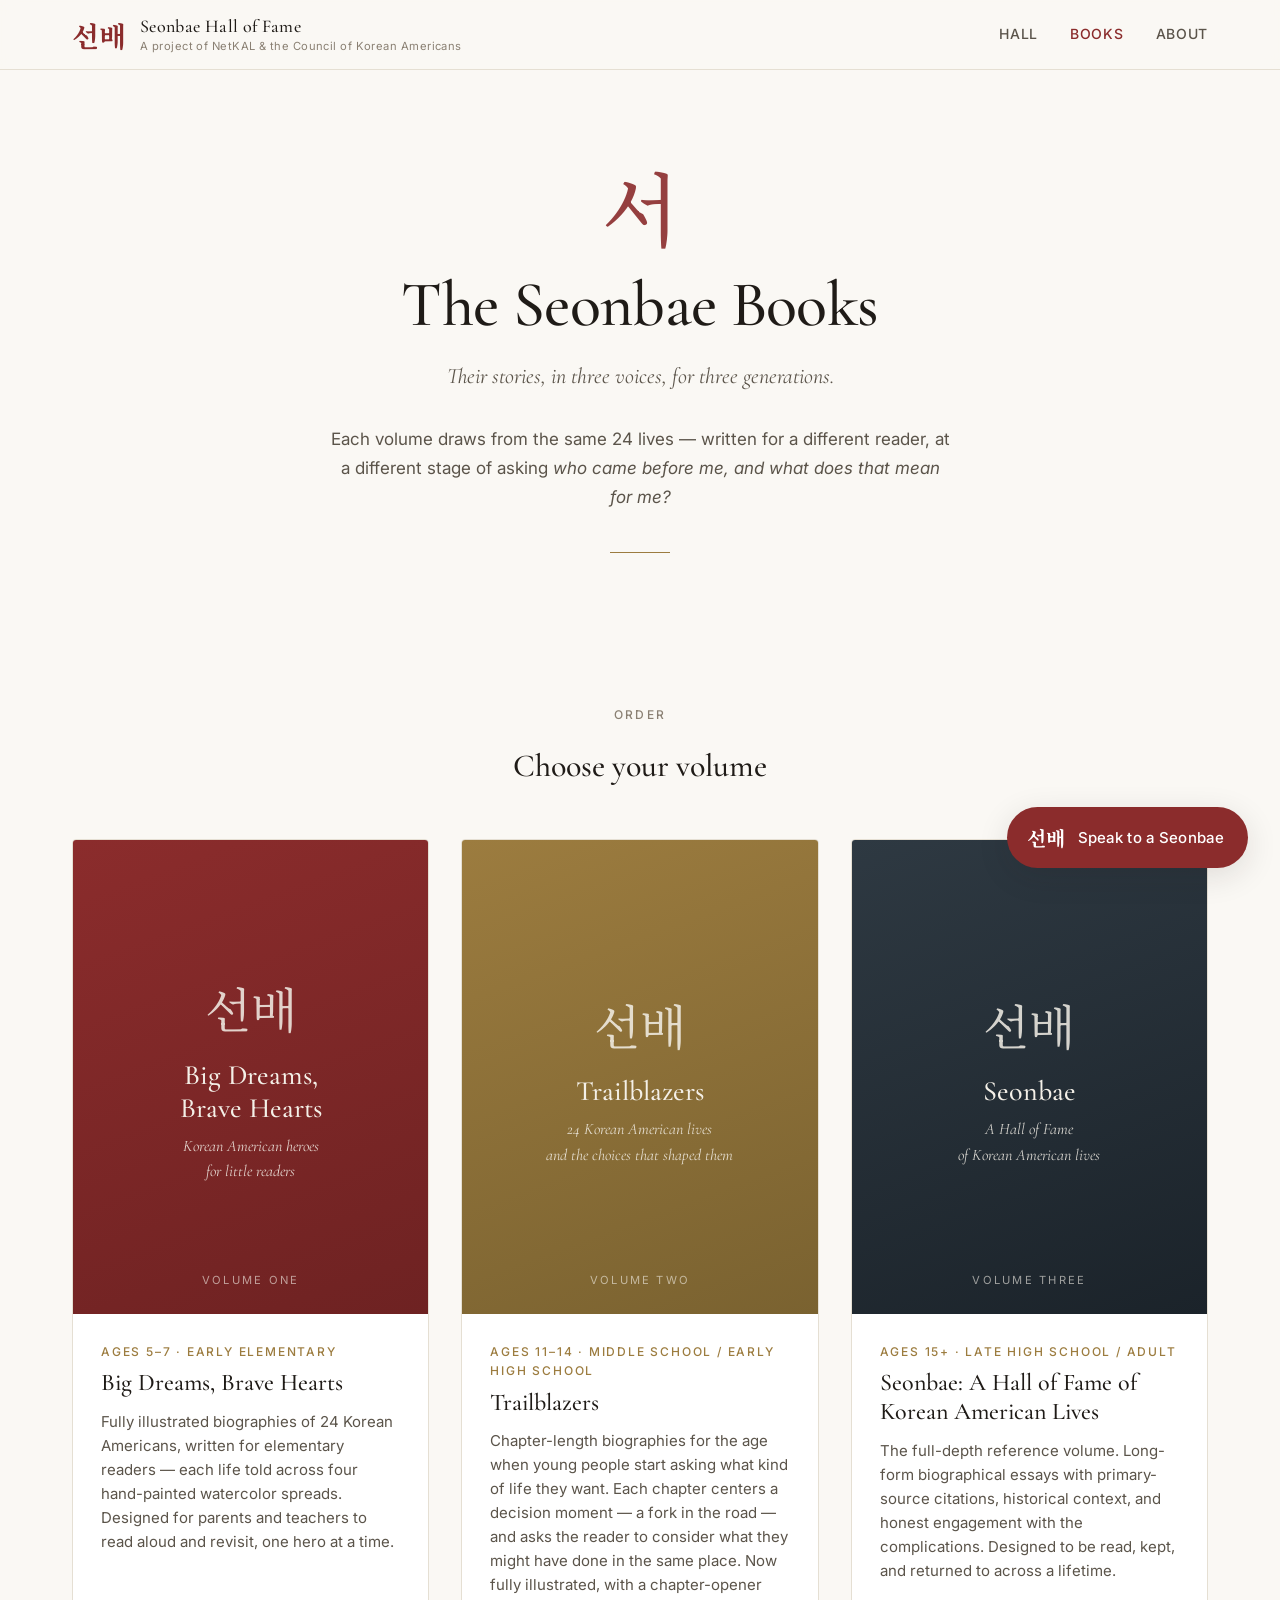
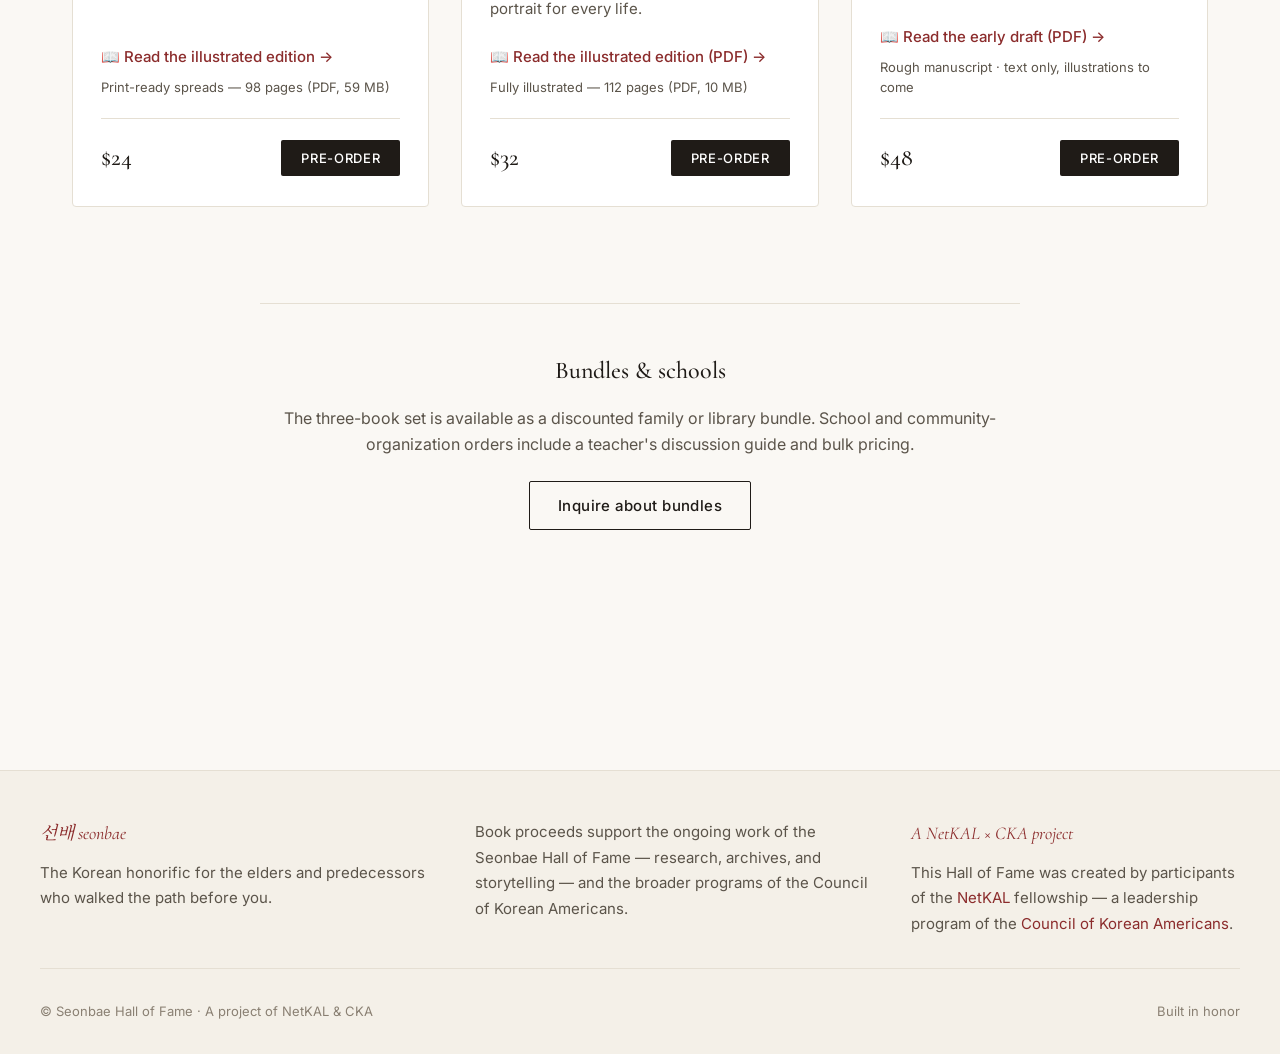
<file: books.html>
<!DOCTYPE html>
<html lang="en">
<head>
  <meta charset="UTF-8" />
  <meta name="viewport" content="width=device-width, initial-scale=1.0" />
  <title>Books — Seonbae Hall of Fame</title>
  <link rel="preconnect" href="https://fonts.googleapis.com">
  <link rel="preconnect" href="https://fonts.gstatic.com" crossorigin>
  <link href="https://fonts.googleapis.com/css2?family=Cormorant+Garamond:wght@400;500;600;700&family=Inter:wght@400;500;600&family=Noto+Serif+KR:wght@500;700&display=swap" rel="stylesheet">
  <link rel="stylesheet" href="css/styles.css" />
</head>
<body>
  <header class="site-header">
    <div class="header-inner">
      <div class="brand">
        <span class="brand-mark">선배</span>
        <div class="brand-text">
          <div class="brand-name"><a href="index.html">Seonbae Hall of Fame</a></div>
          <div class="brand-attribution">A project of <a href="https://councilka.org" target="_blank" rel="noopener">NetKAL</a> &amp; the <a href="https://councilka.org" target="_blank" rel="noopener">Council of Korean Americans</a></div>
        </div>
      </div>
      <nav class="nav">
        <a href="index.html">Hall</a>
        <a href="books.html" class="active">Books</a>
        <a href="index.html#about">About</a>
      </nav>
    </div>
  </header>

  <main>
    <section class="hero">
      <div class="hero-mark">서</div>
      <h1 class="hero-title">The Seonbae Books</h1>
      <p class="hero-subtitle">Their stories, in three voices, for three generations.</p>
      <p class="hero-intro">
        Each volume draws from the same 24 lives — written for a different reader, at a different stage of asking <em>who came before me, and what does that mean for me?</em>
      </p>
      <hr class="hero-divider" />
    </section>

    <section class="section">
      <div class="section-label">Order</div>
      <h2 class="section-title">Choose your volume</h2>

      <div class="books-grid">
        <article class="book-card">
          <div class="book-cover book-cover-1">
            <div class="book-cover-mark">선배</div>
            <div class="book-cover-title">Big Dreams,<br/>Brave Hearts</div>
            <div class="book-cover-subtitle">Korean American heroes<br/>for little readers</div>
            <div class="book-cover-volume">Volume One</div>
          </div>
          <div class="book-body">
            <div class="book-audience">Ages 5–7 · Early elementary</div>
            <h3 class="book-title">Big Dreams, Brave Hearts</h3>
            <p class="book-description">
              Fully illustrated biographies of 24 Korean Americans, written for elementary readers — each life told across four hand-painted watercolor spreads. Designed for parents and teachers to read aloud and revisit, one hero at a time.
            </p>
            <a class="book-read" href="book.html">📖 Read the illustrated edition →</a>
            <a class="book-read book-read-sub" href="downloads/big-dreams-brave-hearts-spreads.pdf" target="_blank" rel="noopener">Print-ready spreads — 98 pages (PDF, 59 MB)</a>
            <div class="book-footer">
              <div class="book-price">$24</div>
              <button class="book-buy" onclick="alert('Pre-order coming soon. This is a proof-of-concept demo.')">Pre-order</button>
            </div>
          </div>
        </article>

        <article class="book-card">
          <div class="book-cover book-cover-2">
            <div class="book-cover-mark">선배</div>
            <div class="book-cover-title">Trailblazers</div>
            <div class="book-cover-subtitle">24 Korean American lives<br/>and the choices that shaped them</div>
            <div class="book-cover-volume">Volume Two</div>
          </div>
          <div class="book-body">
            <div class="book-audience">Ages 11–14 · Middle school / Early high school</div>
            <h3 class="book-title">Trailblazers</h3>
            <p class="book-description">
              Chapter-length biographies for the age when young people start asking what kind of life they want. Each chapter centers a decision moment — a fork in the road — and asks the reader to consider what they might have done in the same place. Now fully illustrated, with a chapter-opener portrait for every life.
            </p>
            <a class="book-read" href="downloads/trailblazers.pdf" target="_blank" rel="noopener">📖 Read the illustrated edition (PDF) →</a>
            <span class="book-read book-read-sub">Fully illustrated — 112 pages (PDF, 10 MB)</span>
            <div class="book-footer">
              <div class="book-price">$32</div>
              <button class="book-buy" onclick="alert('Pre-order coming soon. This is a proof-of-concept demo.')">Pre-order</button>
            </div>
          </div>
        </article>

        <article class="book-card">
          <div class="book-cover book-cover-3">
            <div class="book-cover-mark">선배</div>
            <div class="book-cover-title">Seonbae</div>
            <div class="book-cover-subtitle">A Hall of Fame<br/>of Korean American lives</div>
            <div class="book-cover-volume">Volume Three</div>
          </div>
          <div class="book-body">
            <div class="book-audience">Ages 15+ · Late high school / Adult</div>
            <h3 class="book-title">Seonbae: A Hall of Fame of Korean American Lives</h3>
            <p class="book-description">
              The full-depth reference volume. Long-form biographical essays with primary-source citations, historical context, and honest engagement with the complications. Designed to be read, kept, and returned to across a lifetime.
            </p>
            <a class="book-read" href="downloads/seonbae-architects-draft.pdf" target="_blank" rel="noopener">📖 Read the early draft (PDF) →</a>
            <span class="book-read book-read-sub">Rough manuscript · text only, illustrations to come</span>
            <div class="book-footer">
              <div class="book-price">$48</div>
              <button class="book-buy" onclick="alert('Pre-order coming soon. This is a proof-of-concept demo.')">Pre-order</button>
            </div>
          </div>
        </article>
      </div>
    </section>

    <section class="section" style="padding-top:0;">
      <div style="max-width:760px;margin:0 auto;text-align:center;padding:3rem 0;border-top:1px solid var(--border);">
        <h2 class="section-title" style="font-size:1.5rem;margin-bottom:1rem;">Bundles & schools</h2>
        <p style="color:var(--text-secondary);margin-bottom:1.5rem;">
          The three-book set is available as a discounted family or library bundle. School and community-organization orders include a teacher's discussion guide and bulk pricing.
        </p>
        <button class="btn btn-outline" onclick="alert('Bundle and bulk inquiry form coming soon. This is a proof-of-concept demo.')">Inquire about bundles</button>
      </div>
    </section>
  </main>

  <footer class="site-footer">
    <div class="footer-inner">
      <div>
        <div class="footer-meaning">선배 <em>seonbae</em></div>
        <p class="footer-about">
          The Korean honorific for the elders and predecessors who walked the path before you.
        </p>
      </div>
      <div>
        <p class="footer-about">
          Book proceeds support the ongoing work of the Seonbae Hall of Fame — research, archives, and storytelling — and the broader programs of the Council of Korean Americans.
        </p>
      </div>
      <div>
        <div class="footer-meaning">A NetKAL × CKA project</div>
        <p class="footer-about">
          This Hall of Fame was created by participants of the <a href="https://councilka.org" target="_blank" rel="noopener">NetKAL</a> fellowship — a leadership program of the <a href="https://councilka.org" target="_blank" rel="noopener">Council of Korean Americans</a>.
        </p>
      </div>
    </div>
    <div class="footer-bottom">
      <span>© Seonbae Hall of Fame · A project of NetKAL &amp; CKA</span>
      <span>Built in honor</span>
    </div>
  </footer>

  <script src="js/dom.js"></script>
  <script src="js/profiles-data.js"></script>
  <script src="js/chat-data.js"></script>
  <script src="js/chat.js"></script>
</body>
</html>
</file>
<file: css/styles.css>
/* Seonbae Hall of Fame — main stylesheet */

:root {
  --bg: #FAF8F4;
  --bg-card: #FFFFFF;
  --bg-elevated: #F4F0E8;
  --text-primary: #1F1B17;
  --text-secondary: #5B544A;
  --text-tertiary: #8A8073;
  --accent: #8B2C2C;
  --accent-soft: #B8856D;
  --gold: #9C7C3F;
  --gold-soft: #C7A867;
  --border: #E5DFD3;
  --border-strong: #C9C0AE;
  --shadow: 0 2px 8px rgba(31, 27, 23, 0.06);
  --shadow-strong: 0 8px 32px rgba(31, 27, 23, 0.12);

  --serif: 'Cormorant Garamond', 'Noto Serif KR', Georgia, serif;
  --sans: 'Inter', -apple-system, BlinkMacSystemFont, 'Helvetica Neue', sans-serif;
  --korean: 'Noto Serif KR', 'Cormorant Garamond', serif;

  --container-max: 1200px;
  --container-narrow: 760px;
}

* {
  box-sizing: border-box;
  margin: 0;
  padding: 0;
}

html {
  scroll-behavior: smooth;
}

body {
  background: var(--bg);
  color: var(--text-primary);
  font-family: var(--sans);
  font-size: 16px;
  line-height: 1.6;
  -webkit-font-smoothing: antialiased;
}

a {
  color: var(--accent);
  text-decoration: none;
  transition: color 0.2s ease;
}

a:hover {
  color: var(--gold);
}

img {
  max-width: 100%;
  display: block;
}

/* ===================
   Header / Navigation
   =================== */

.site-header {
  position: sticky;
  top: 0;
  z-index: 10;
  background: rgba(250, 248, 244, 0.92);
  backdrop-filter: blur(8px);
  border-bottom: 1px solid var(--border);
}

.header-inner {
  max-width: var(--container-max);
  margin: 0 auto;
  padding: 1rem 2rem;
  display: flex;
  align-items: center;
  justify-content: space-between;
}

.brand {
  display: flex;
  align-items: center;
  gap: 0.875rem;
}

.brand-mark {
  font-family: var(--korean);
  font-size: 1.75rem;
  font-weight: 700;
  color: var(--accent);
  line-height: 1;
}

.brand-text {
  display: flex;
  flex-direction: column;
  gap: 0.125rem;
  line-height: 1.2;
}

.brand-name {
  font-family: var(--serif);
  font-weight: 500;
  font-size: 1.125rem;
  letter-spacing: 0.02em;
  color: var(--text-primary);
}

.brand-name a {
  color: inherit;
}

.brand-attribution {
  font-family: var(--sans);
  font-size: 0.7rem;
  letter-spacing: 0.04em;
  color: var(--text-tertiary);
  font-weight: 400;
}

.brand-attribution a {
  color: var(--text-tertiary);
  text-decoration: none;
  border-bottom: 1px solid transparent;
  transition: border-color 0.2s ease, color 0.2s ease;
}

.brand-attribution a:hover {
  color: var(--accent);
  border-bottom-color: var(--accent);
}

.nav {
  display: flex;
  gap: 2rem;
  align-items: center;
}

.nav a {
  font-size: 0.875rem;
  font-weight: 500;
  letter-spacing: 0.05em;
  text-transform: uppercase;
  color: var(--text-secondary);
}

.nav a:hover,
.nav a.active {
  color: var(--accent);
}

/* ===========
   Hero / page
   =========== */

.hero {
  text-align: center;
  padding: 6rem 2rem 4rem;
  max-width: var(--container-narrow);
  margin: 0 auto;
  position: relative;
}

.hero-mark {
  font-family: var(--korean);
  font-size: 5rem;
  font-weight: 500;
  color: var(--accent);
  opacity: 0.9;
  line-height: 1;
  margin-bottom: 1.5rem;
  display: inline-block;
}

.hero-title {
  font-family: var(--serif);
  font-size: clamp(2.5rem, 5vw, 4rem);
  font-weight: 500;
  line-height: 1.1;
  letter-spacing: -0.01em;
  color: var(--text-primary);
  margin-bottom: 1.25rem;
}

.hero-subtitle {
  font-family: var(--serif);
  font-style: italic;
  font-size: 1.375rem;
  color: var(--text-secondary);
  line-height: 1.5;
  margin-bottom: 2rem;
  font-weight: 400;
}

.hero-intro {
  font-size: 1.0625rem;
  color: var(--text-secondary);
  line-height: 1.7;
  max-width: 620px;
  margin: 0 auto;
}

.hero-divider {
  display: block;
  width: 60px;
  height: 1px;
  background: var(--gold);
  margin: 2.5rem auto;
  border: none;
}

/* ============
   Profile grid
   ============ */

.section {
  max-width: var(--container-max);
  margin: 0 auto;
  padding: 3rem 2rem 6rem;
}

.section-label {
  font-family: var(--sans);
  font-size: 0.75rem;
  letter-spacing: 0.18em;
  text-transform: uppercase;
  color: var(--text-tertiary);
  text-align: center;
  margin-bottom: 1rem;
  font-weight: 500;
}

.section-title {
  font-family: var(--serif);
  font-size: 2rem;
  font-weight: 500;
  text-align: center;
  margin-bottom: 3rem;
  color: var(--text-primary);
}

.profile-grid {
  display: grid;
  grid-template-columns: repeat(auto-fill, minmax(320px, 1fr));
  gap: 1.5rem;
}

.profile-card {
  background: var(--bg-card);
  border: 1px solid var(--border);
  border-radius: 4px;
  padding: 0;
  transition: transform 0.25s ease, border-color 0.25s ease, box-shadow 0.25s ease;
  display: flex;
  flex-direction: column;
  cursor: pointer;
  position: relative;
  overflow: hidden;
}

.card-image {
  width: 100%;
  aspect-ratio: 4 / 3;
  background: var(--bg-elevated);
  overflow: hidden;
  position: relative;
  flex-shrink: 0;
}

.card-image img {
  width: 100%;
  height: 100%;
  object-fit: cover;
  object-position: center 25%;
  display: block;
  filter: saturate(0.92);
}

.card-image-placeholder {
  width: 100%;
  height: 100%;
  display: flex;
  align-items: center;
  justify-content: center;
  background: linear-gradient(135deg, #B8856D 0%, #9C7C3F 100%);
  color: rgba(250, 248, 244, 0.92);
  font-family: var(--korean);
  font-size: 4.5rem;
  font-weight: 500;
  letter-spacing: -0.02em;
  text-shadow: 0 2px 8px rgba(0, 0, 0, 0.15);
}

.card-body {
  padding: 1.75rem 1.75rem 2rem;
  display: flex;
  flex-direction: column;
  flex-grow: 1;
}

.profile-card::before {
  content: '';
  position: absolute;
  top: 0;
  left: 0;
  right: 0;
  height: 2px;
  background: var(--gold);
  opacity: 0;
  transition: opacity 0.25s ease;
}

.profile-card:hover {
  transform: translateY(-3px);
  border-color: var(--gold-soft);
  box-shadow: var(--shadow-strong);
}

.profile-card:hover::before {
  opacity: 1;
}

.card-name {
  font-family: var(--serif);
  font-size: 1.625rem;
  font-weight: 500;
  line-height: 1.15;
  color: var(--text-primary);
  margin-bottom: 0.25rem;
}

.card-korean {
  font-family: var(--korean);
  font-size: 1rem;
  color: var(--text-tertiary);
  margin-bottom: 0.75rem;
  font-weight: 500;
}

.card-meta {
  display: flex;
  gap: 0.75rem;
  align-items: center;
  font-size: 0.8125rem;
  color: var(--text-tertiary);
  margin-bottom: 1rem;
  letter-spacing: 0.02em;
}

.card-dates {
  font-variant-numeric: tabular-nums;
}

.card-meta-divider {
  color: var(--border-strong);
}

.card-frame {
  font-family: var(--serif);
  font-style: italic;
  font-size: 1.0625rem;
  line-height: 1.5;
  color: var(--text-secondary);
  flex-grow: 1;
}

.card-memoriam {
  display: inline-flex;
  align-items: center;
  gap: 0.4rem;
  font-size: 0.7rem;
  letter-spacing: 0.15em;
  text-transform: uppercase;
  color: var(--accent);
  margin-top: 1.25rem;
  padding-top: 1rem;
  border-top: 1px solid var(--border);
  font-weight: 500;
}

.card-memoriam::before {
  content: '†';
  font-size: 0.875rem;
}

/* ===============
   Filter / search
   =============== */

.filters {
  display: flex;
  gap: 0.5rem;
  flex-wrap: wrap;
  justify-content: center;
  margin-bottom: 2.5rem;
}

.filter-btn {
  background: transparent;
  border: 1px solid var(--border-strong);
  padding: 0.5rem 1.125rem;
  font-family: var(--sans);
  font-size: 0.8125rem;
  letter-spacing: 0.05em;
  color: var(--text-secondary);
  cursor: pointer;
  border-radius: 20px;
  transition: all 0.2s ease;
}

.filter-btn:hover {
  border-color: var(--gold);
  color: var(--accent);
}

.filter-btn.active {
  background: var(--accent);
  color: var(--bg-card);
  border-color: var(--accent);
}

/* ============
   Profile page
   ============ */

.profile-page {
  max-width: var(--container-narrow);
  margin: 0 auto;
  padding: 4rem 2rem 6rem;
}

.profile-header {
  text-align: center;
  margin-bottom: 3rem;
  padding-bottom: 2.5rem;
  border-bottom: 1px solid var(--border);
}

.profile-portrait {
  width: 220px;
  height: 260px;
  margin: 0 auto 2rem;
  background: var(--bg-elevated);
  overflow: hidden;
  border: 1px solid var(--border);
  border-radius: 2px;
  box-shadow: var(--shadow);
}

.profile-portrait img {
  width: 100%;
  height: 100%;
  object-fit: cover;
  object-position: center 20%;
  display: block;
  filter: saturate(0.95);
}

.profile-portrait-placeholder {
  width: 100%;
  height: 100%;
  display: flex;
  align-items: center;
  justify-content: center;
  background: linear-gradient(135deg, #B8856D 0%, #9C7C3F 100%);
  color: rgba(250, 248, 244, 0.92);
  font-family: var(--korean);
  font-size: 6.5rem;
  font-weight: 500;
  text-shadow: 0 2px 12px rgba(0, 0, 0, 0.2);
}

.profile-image-note {
  font-family: var(--sans);
  font-size: 0.75rem;
  font-style: italic;
  color: var(--text-tertiary);
  margin: -1.25rem auto 1.5rem;
  max-width: 280px;
}

.profile-header .hero-mark {
  font-size: 2.5rem;
  margin-bottom: 0.75rem;
}

.profile-name {
  font-family: var(--serif);
  font-size: clamp(2.25rem, 5vw, 3.25rem);
  font-weight: 500;
  line-height: 1.1;
  margin-bottom: 0.5rem;
  color: var(--text-primary);
}

.profile-korean {
  font-family: var(--korean);
  font-size: 1.5rem;
  color: var(--text-secondary);
  margin-bottom: 1.5rem;
  font-weight: 500;
}

.profile-meta {
  display: inline-flex;
  align-items: center;
  gap: 0.75rem;
  font-family: var(--sans);
  font-size: 0.875rem;
  color: var(--text-tertiary);
  letter-spacing: 0.04em;
}

.profile-meta-divider {
  color: var(--border-strong);
}

.profile-memoriam {
  margin-top: 1.5rem;
  font-family: var(--serif);
  font-style: italic;
  color: var(--accent);
  font-size: 1rem;
  letter-spacing: 0.05em;
}

.profile-memoriam::before {
  content: '†  ';
}

.profile-content {
  font-size: 1.0625rem;
  line-height: 1.75;
  color: var(--text-primary);
}

.profile-content h1 {
  display: none;
}

.profile-content h2 {
  font-family: var(--serif);
  font-size: 1.5rem;
  font-weight: 600;
  color: var(--text-primary);
  margin: 2.5rem 0 1rem;
  padding-bottom: 0.5rem;
  border-bottom: 1px solid var(--border);
}

.profile-content h2:first-of-type {
  margin-top: 0;
}

.profile-content p {
  margin-bottom: 1.25rem;
}

.profile-content ul {
  margin-bottom: 1.25rem;
  padding-left: 1.25rem;
}

.profile-content li {
  margin-bottom: 0.5rem;
}

.profile-content blockquote {
  border-left: 3px solid var(--gold);
  padding-left: 1.25rem;
  margin: 1.5rem 0;
  font-style: italic;
  color: var(--text-secondary);
}

.profile-content em {
  font-style: italic;
  color: var(--text-secondary);
}

.profile-content strong {
  font-weight: 600;
}

.profile-content a {
  color: var(--accent);
  text-decoration: underline;
  text-decoration-color: var(--border-strong);
  text-underline-offset: 3px;
}

.profile-content a:hover {
  text-decoration-color: var(--accent);
}

.profile-content .profile-memoriam-inline {
  display: none;
}

.profile-nav-back {
  display: inline-flex;
  align-items: center;
  gap: 0.5rem;
  font-family: var(--sans);
  font-size: 0.875rem;
  color: var(--text-secondary);
  margin-bottom: 2rem;
}

.profile-nav-back::before {
  content: '←';
}

.profile-cta {
  margin-top: 4rem;
  padding: 2rem;
  background: var(--bg-elevated);
  border: 1px solid var(--border);
  border-radius: 4px;
  text-align: center;
}

.profile-cta h3 {
  font-family: var(--serif);
  font-size: 1.5rem;
  font-weight: 500;
  margin-bottom: 0.75rem;
}

.profile-cta p {
  color: var(--text-secondary);
  margin-bottom: 1.5rem;
  max-width: 520px;
  margin-left: auto;
  margin-right: auto;
}

/* ==============
   Buttons
   ============== */

.btn {
  display: inline-block;
  padding: 0.875rem 1.75rem;
  font-family: var(--sans);
  font-size: 0.9375rem;
  font-weight: 500;
  letter-spacing: 0.03em;
  border-radius: 2px;
  transition: all 0.2s ease;
  cursor: pointer;
  border: none;
  text-align: center;
}

.btn-primary {
  background: var(--accent);
  color: var(--bg-card);
}

.btn-primary:hover {
  background: #6E2222;
  color: var(--bg-card);
}

.btn-outline {
  background: transparent;
  border: 1px solid var(--text-primary);
  color: var(--text-primary);
}

.btn-outline:hover {
  background: var(--text-primary);
  color: var(--bg-card);
}

/* ==============
   Books page
   ============== */

.books-grid {
  display: grid;
  grid-template-columns: repeat(auto-fit, minmax(300px, 1fr));
  gap: 2rem;
  margin-top: 2rem;
}

.book-card {
  background: var(--bg-card);
  border: 1px solid var(--border);
  padding: 0;
  overflow: hidden;
  border-radius: 4px;
  display: flex;
  flex-direction: column;
  transition: transform 0.25s ease, box-shadow 0.25s ease;
}

.book-card:hover {
  transform: translateY(-4px);
  box-shadow: var(--shadow-strong);
}

.book-cover {
  aspect-ratio: 3 / 4;
  display: flex;
  flex-direction: column;
  justify-content: center;
  align-items: center;
  padding: 2rem;
  text-align: center;
  position: relative;
  color: #F4F0E8;
}

.book-cover-1 {
  background: linear-gradient(160deg, #8B2C2C 0%, #6E2222 100%);
}

.book-cover-2 {
  background: linear-gradient(160deg, #9C7C3F 0%, #7A6230 100%);
}

.book-cover-3 {
  background: linear-gradient(160deg, #2E3942 0%, #1B232A 100%);
}

.book-cover-mark {
  font-family: var(--korean);
  font-size: 3rem;
  opacity: 0.85;
  margin-bottom: 0.75rem;
}

.book-cover-title {
  font-family: var(--serif);
  font-size: 1.75rem;
  font-weight: 500;
  line-height: 1.2;
  margin-bottom: 0.5rem;
}

.book-cover-subtitle {
  font-family: var(--serif);
  font-style: italic;
  font-size: 1rem;
  opacity: 0.85;
}

.book-cover-volume {
  position: absolute;
  bottom: 1.5rem;
  font-family: var(--sans);
  font-size: 0.7rem;
  letter-spacing: 0.2em;
  text-transform: uppercase;
  opacity: 0.6;
}

.book-body {
  padding: 1.75rem;
  flex-grow: 1;
  display: flex;
  flex-direction: column;
}

.book-audience {
  font-family: var(--sans);
  font-size: 0.75rem;
  letter-spacing: 0.15em;
  text-transform: uppercase;
  color: var(--gold);
  margin-bottom: 0.5rem;
  font-weight: 500;
}

.book-title {
  font-family: var(--serif);
  font-size: 1.5rem;
  font-weight: 500;
  line-height: 1.2;
  margin-bottom: 0.75rem;
  color: var(--text-primary);
}

.book-description {
  font-size: 0.9375rem;
  color: var(--text-secondary);
  line-height: 1.6;
  margin-bottom: 1.5rem;
  flex-grow: 1;
}

.book-footer {
  display: flex;
  justify-content: space-between;
  align-items: center;
  border-top: 1px solid var(--border);
  padding-top: 1.25rem;
  margin-top: auto;
}

.book-price {
  font-family: var(--serif);
  font-size: 1.5rem;
  font-weight: 500;
  color: var(--text-primary);
}

.book-buy {
  background: var(--text-primary);
  color: var(--bg-card);
  padding: 0.625rem 1.25rem;
  font-family: var(--sans);
  font-size: 0.8125rem;
  font-weight: 500;
  letter-spacing: 0.05em;
  text-transform: uppercase;
  border: none;
  cursor: pointer;
  border-radius: 2px;
  transition: background 0.2s ease;
}

.book-buy:hover {
  background: var(--accent);
}

.book-read {
  display: inline-flex;
  align-items: center;
  gap: 0.4rem;
  font-family: var(--sans);
  font-size: 0.9375rem;
  font-weight: 500;
  color: var(--accent);
  text-decoration: none;
  margin-bottom: 1.25rem;
  transition: gap 0.2s ease;
}

.book-read:hover {
  gap: 0.7rem;
  text-decoration: underline;
}

.book-read-sub {
  font-size: 0.8125rem;
  font-weight: 400;
  color: var(--text-secondary);
  margin-top: -0.75rem;
}

/* ==============
   Footer
   ============== */

.site-footer {
  border-top: 1px solid var(--border);
  background: var(--bg-elevated);
  padding: 3rem 2rem 2rem;
  margin-top: 6rem;
}

.footer-inner {
  max-width: var(--container-max);
  margin: 0 auto;
  display: grid;
  grid-template-columns: 1.2fr 1.2fr 1fr;
  gap: 2.5rem;
}

.footer-about {
  font-size: 0.9375rem;
  color: var(--text-secondary);
  line-height: 1.7;
  max-width: 500px;
}

.footer-meaning {
  font-family: var(--serif);
  font-style: italic;
  font-size: 1.125rem;
  color: var(--accent);
  margin-bottom: 0.75rem;
}

.footer-bottom {
  max-width: var(--container-max);
  margin: 2rem auto 0;
  padding-top: 2rem;
  border-top: 1px solid var(--border);
  font-size: 0.8125rem;
  color: var(--text-tertiary);
  display: flex;
  justify-content: space-between;
}

/* ==============
   Chat widget
   ============== */

.chat-fab {
  position: fixed;
  bottom: 2rem;
  right: 2rem;
  z-index: 100;
  background: var(--accent);
  color: var(--bg-card);
  border: none;
  padding: 1rem 1.5rem 1rem 1.25rem;
  border-radius: 32px;
  box-shadow: var(--shadow-strong);
  cursor: pointer;
  display: flex;
  align-items: center;
  gap: 0.75rem;
  font-family: var(--sans);
  font-size: 0.9375rem;
  font-weight: 500;
  letter-spacing: 0.02em;
  transition: transform 0.2s ease, background 0.2s ease;
}

.chat-fab:hover {
  transform: translateY(-2px);
  background: #6E2222;
}

.chat-fab-mark {
  font-family: var(--korean);
  font-size: 1.25rem;
  font-weight: 700;
}

.chat-overlay {
  position: fixed;
  inset: 0;
  background: rgba(31, 27, 23, 0.4);
  backdrop-filter: blur(4px);
  z-index: 200;
  display: none;
  justify-content: center;
  align-items: center;
  padding: 2rem;
}

.chat-overlay.active {
  display: flex;
}

.chat-panel {
  background: var(--bg-card);
  width: 100%;
  max-width: 720px;
  max-height: 85vh;
  border-radius: 6px;
  box-shadow: var(--shadow-strong);
  display: flex;
  flex-direction: column;
  overflow: hidden;
}

.chat-header {
  padding: 1.5rem 2rem;
  border-bottom: 1px solid var(--border);
  display: flex;
  justify-content: space-between;
  align-items: center;
  background: var(--bg-elevated);
}

.chat-header-title {
  font-family: var(--serif);
  font-size: 1.375rem;
  font-weight: 500;
  color: var(--text-primary);
}

.chat-header-subtitle {
  font-family: var(--sans);
  font-size: 0.8125rem;
  color: var(--text-tertiary);
  margin-top: 0.25rem;
}

.chat-close {
  background: transparent;
  border: none;
  font-size: 1.5rem;
  color: var(--text-secondary);
  cursor: pointer;
  padding: 0.25rem;
  line-height: 1;
}

.chat-body {
  flex-grow: 1;
  overflow-y: auto;
  padding: 1.5rem 2rem;
}

.chat-disclaimer {
  background: #FBF6E9;
  border: 1px solid #E6D9B5;
  border-radius: 4px;
  padding: 0.875rem 1rem;
  margin-bottom: 1.5rem;
  font-size: 0.8125rem;
  color: var(--text-secondary);
  line-height: 1.5;
}

.chat-disclaimer strong {
  color: var(--gold);
  font-weight: 600;
}

.chat-selector-grid {
  display: grid;
  grid-template-columns: repeat(auto-fill, minmax(180px, 1fr));
  gap: 0.75rem;
}

.chat-selector-card {
  background: var(--bg-elevated);
  border: 1px solid var(--border);
  padding: 1rem;
  text-align: left;
  cursor: pointer;
  border-radius: 4px;
  transition: all 0.2s ease;
  font-family: var(--sans);
}

.chat-selector-card:hover {
  border-color: var(--gold);
  background: var(--bg-card);
}

.chat-selector-name {
  font-family: var(--serif);
  font-size: 1.0625rem;
  font-weight: 500;
  color: var(--text-primary);
  line-height: 1.2;
  margin-bottom: 0.25rem;
}

.chat-selector-meta {
  font-size: 0.75rem;
  color: var(--text-tertiary);
}

.chat-message {
  margin-bottom: 1.25rem;
  display: flex;
  flex-direction: column;
}

.chat-message-user {
  align-items: flex-end;
}

.chat-message-bubble {
  background: var(--bg-elevated);
  padding: 0.875rem 1.125rem;
  border-radius: 12px;
  max-width: 85%;
  font-size: 0.9375rem;
  line-height: 1.55;
  color: var(--text-primary);
}

.chat-message-user .chat-message-bubble {
  background: var(--accent);
  color: var(--bg-card);
}

.chat-message-seonbae .chat-message-bubble {
  background: var(--bg-elevated);
  border: 1px solid var(--border);
}

.chat-message-label {
  font-size: 0.7rem;
  color: var(--text-tertiary);
  letter-spacing: 0.08em;
  text-transform: uppercase;
  margin-bottom: 0.375rem;
  padding: 0 0.25rem;
}

.chat-suggestions {
  display: flex;
  flex-direction: column;
  gap: 0.5rem;
  margin-top: 0.75rem;
  margin-bottom: 1rem;
}

.chat-suggestion {
  background: transparent;
  border: 1px dashed var(--border-strong);
  padding: 0.625rem 0.875rem;
  text-align: left;
  font-family: var(--sans);
  font-size: 0.875rem;
  color: var(--text-secondary);
  cursor: pointer;
  border-radius: 4px;
  transition: all 0.2s ease;
}

.chat-suggestion:hover {
  border-color: var(--gold);
  background: var(--bg-elevated);
  color: var(--text-primary);
}

.chat-input-row {
  display: flex;
  gap: 0.5rem;
  padding: 1rem 2rem 1.5rem;
  border-top: 1px solid var(--border);
  background: var(--bg-card);
}

.chat-input {
  flex-grow: 1;
  padding: 0.75rem 1rem;
  border: 1px solid var(--border-strong);
  border-radius: 22px;
  font-family: var(--sans);
  font-size: 0.9375rem;
  color: var(--text-primary);
  outline: none;
  transition: border-color 0.2s ease;
}

.chat-input:focus {
  border-color: var(--accent);
}

.chat-send {
  background: var(--accent);
  color: var(--bg-card);
  border: none;
  padding: 0.75rem 1.5rem;
  border-radius: 22px;
  font-family: var(--sans);
  font-size: 0.9375rem;
  font-weight: 500;
  cursor: pointer;
  transition: background 0.2s ease;
}

.chat-send:hover {
  background: #6E2222;
}

.chat-change {
  font-family: var(--sans);
  font-size: 0.8125rem;
  color: var(--text-tertiary);
  background: transparent;
  border: none;
  cursor: pointer;
  text-decoration: underline;
  padding: 0;
}

.chat-change:hover {
  color: var(--accent);
}

/* ==============
   Responsive
   ============== */

@media (max-width: 768px) {
  .header-inner {
    padding: 1rem;
    flex-direction: column;
    gap: 1rem;
  }

  .nav {
    gap: 1.25rem;
  }

  .hero {
    padding: 3rem 1.5rem 2rem;
  }

  .hero-mark {
    font-size: 3.5rem;
  }

  .section {
    padding: 2rem 1rem 4rem;
  }

  .profile-grid {
    grid-template-columns: 1fr;
  }

  .footer-inner {
    grid-template-columns: 1fr;
    gap: 2.5rem;
  }

  .footer-bottom {
    flex-direction: column;
    gap: 0.75rem;
  }

  .chat-fab {
    bottom: 1rem;
    right: 1rem;
    padding: 0.875rem 1.25rem 0.875rem 1rem;
  }

  .chat-fab-label {
    display: none;
  }

  .chat-overlay {
    padding: 0;
  }

  .chat-panel {
    max-height: 100vh;
    height: 100vh;
    border-radius: 0;
  }
}

/* ==============
   Children's book reader (book.html)
   ============== */

.cbook-intro {
  max-width: 760px;
  margin: 0 auto;
  padding: 3.5rem 2rem 1rem;
  text-align: center;
}
.cbook-back {
  display: inline-block;
  font-family: var(--sans);
  font-size: 0.875rem;
  color: var(--accent);
  text-decoration: none;
  margin-bottom: 2rem;
}
.cbook-back:hover { text-decoration: underline; }
.cbook-cover {
  width: 320px;
  max-width: 72%;
  border-radius: 6px;
  box-shadow: 0 14px 36px rgba(0, 0, 0, 0.20);
  margin-bottom: 1.75rem;
}
.cbook-h1 {
  font-family: var(--serif);
  font-size: 2.75rem;
  font-weight: 600;
  color: var(--text-primary);
  margin-bottom: 0.5rem;
  line-height: 1.1;
}
.cbook-tagline {
  font-family: var(--sans);
  color: var(--text-secondary);
  letter-spacing: 0.04em;
  margin-bottom: 1.5rem;
}
.cbook-lede {
  color: var(--text-secondary);
  line-height: 1.75;
  font-size: 1.0625rem;
}

.cbook-story {
  max-width: 1040px;
  margin: 0 auto;
  padding: 3.25rem 2rem;
  display: grid;
  grid-template-columns: 1fr 1fr;
  gap: 2.75rem;
  align-items: center;
  border-top: 1px solid var(--border);
}
.cbook-story:nth-of-type(even) .cbook-illus { order: 2; }
.cbook-illus img {
  width: 100%;
  border-radius: 10px;
  box-shadow: 0 10px 28px rgba(0, 0, 0, 0.16);
  display: block;
}
.cbook-num {
  font-family: var(--serif);
  font-size: 1rem;
  color: var(--accent);
  letter-spacing: 0.1em;
}
.cbook-name {
  font-family: var(--serif);
  font-size: 2rem;
  font-weight: 600;
  color: var(--text-primary);
  margin: 0.15rem 0 0.35rem;
  line-height: 1.1;
}
.cbook-sub {
  font-family: var(--sans);
  font-weight: 600;
  color: var(--accent);
  margin-bottom: 0.3rem;
}
.cbook-dates {
  font-style: italic;
  color: var(--text-secondary);
  font-size: 0.9rem;
  margin-bottom: 1.1rem;
}
.cbook-body p {
  color: var(--text-primary);
  line-height: 1.78;
  font-size: 1.0625rem;
  margin-bottom: 0.85rem;
}
.cbook-learn {
  margin-top: 1.25rem;
  background: var(--bg-elevated);
  border-left: 4px solid var(--accent);
  border-radius: 6px;
  padding: 0.9rem 1.15rem;
  color: var(--text-secondary);
  line-height: 1.6;
}
.cbook-learn strong { color: var(--accent); }

.cbook-about {
  max-width: 720px;
  margin: 0 auto;
  padding: 3.5rem 2rem 1rem;
  text-align: center;
  border-top: 1px solid var(--border);
}
.cbook-about h2 {
  font-family: var(--serif);
  font-size: 1.75rem;
  font-weight: 600;
  color: var(--text-primary);
  margin-bottom: 1rem;
}
.cbook-about p {
  color: var(--text-secondary);
  line-height: 1.75;
  margin-bottom: 1rem;
}
.cbook-kicker {
  font-family: var(--serif);
  font-style: italic;
  font-size: 1.25rem;
  color: var(--accent);
}

@media (max-width: 760px) {
  .cbook-story { grid-template-columns: 1fr; gap: 1.5rem; }
  .cbook-story:nth-of-type(even) .cbook-illus { order: 0; }
  .cbook-name { font-size: 1.6rem; }
}
</file>
